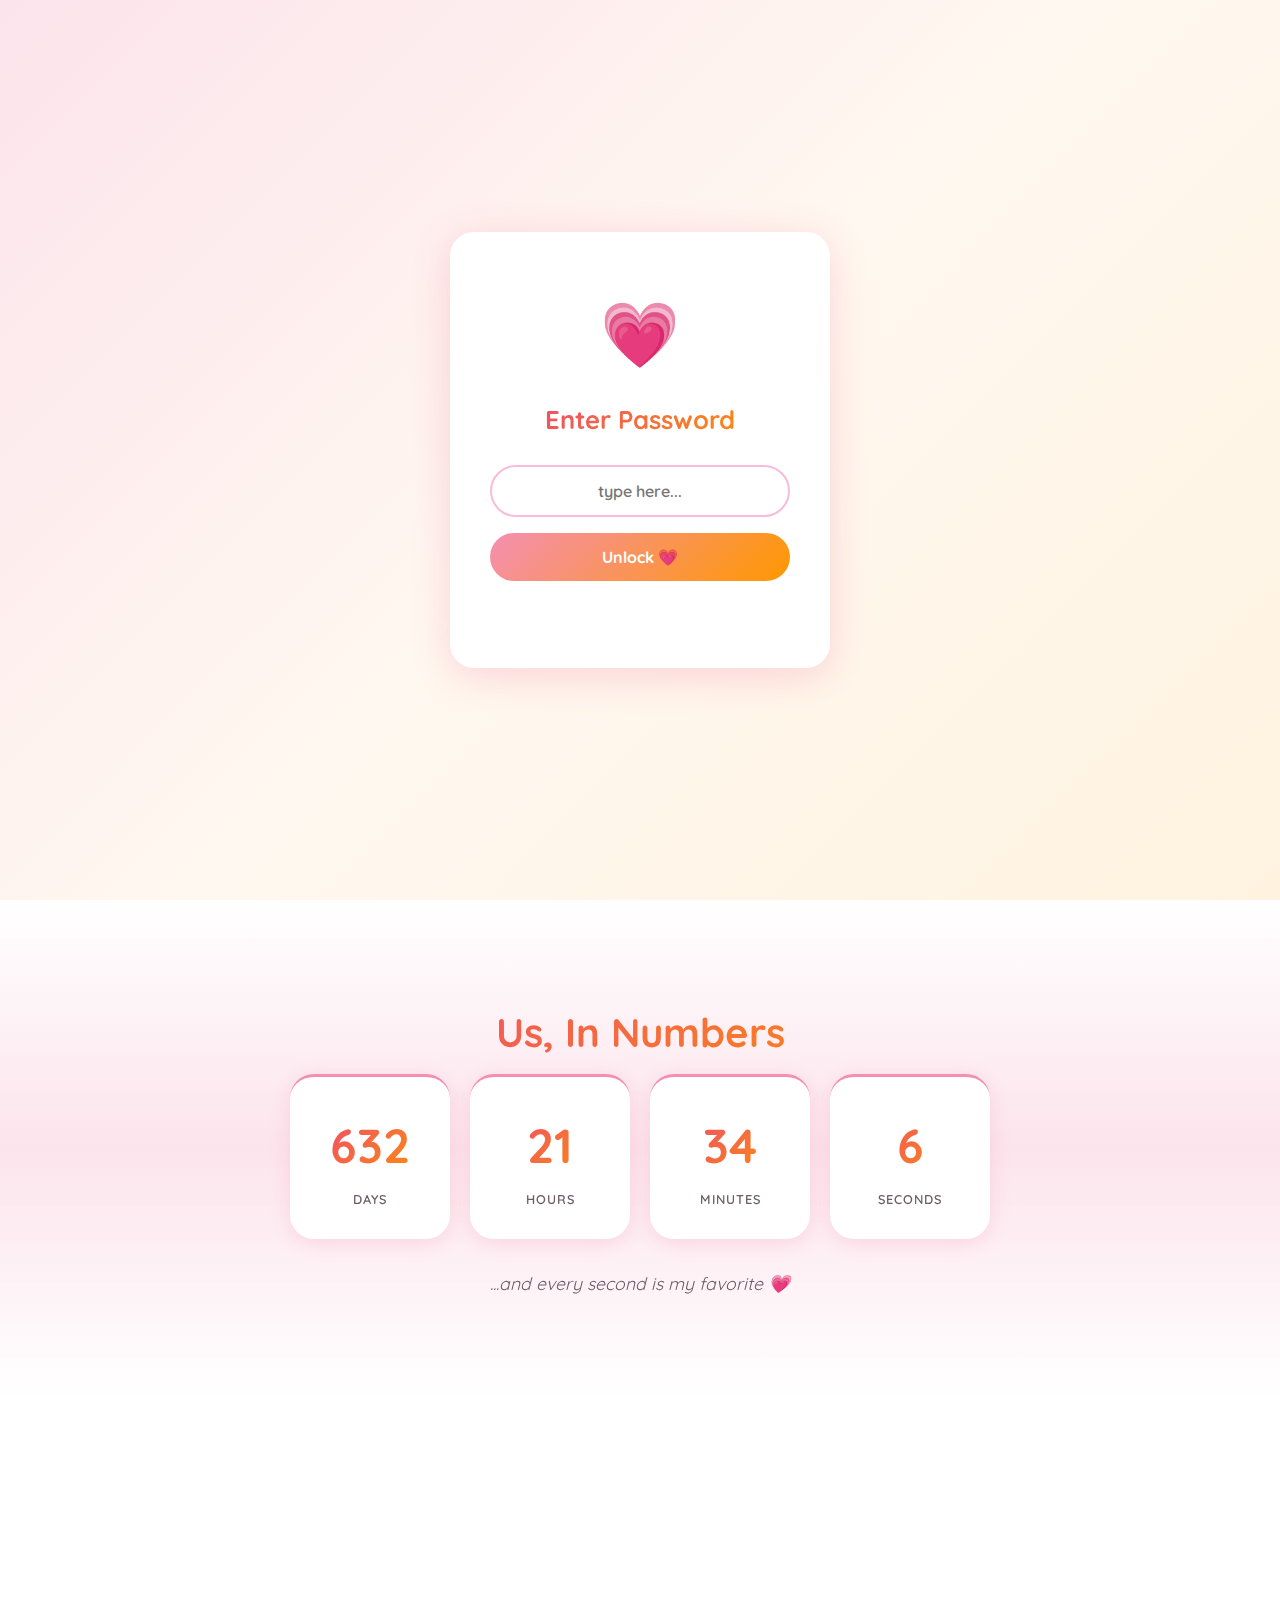
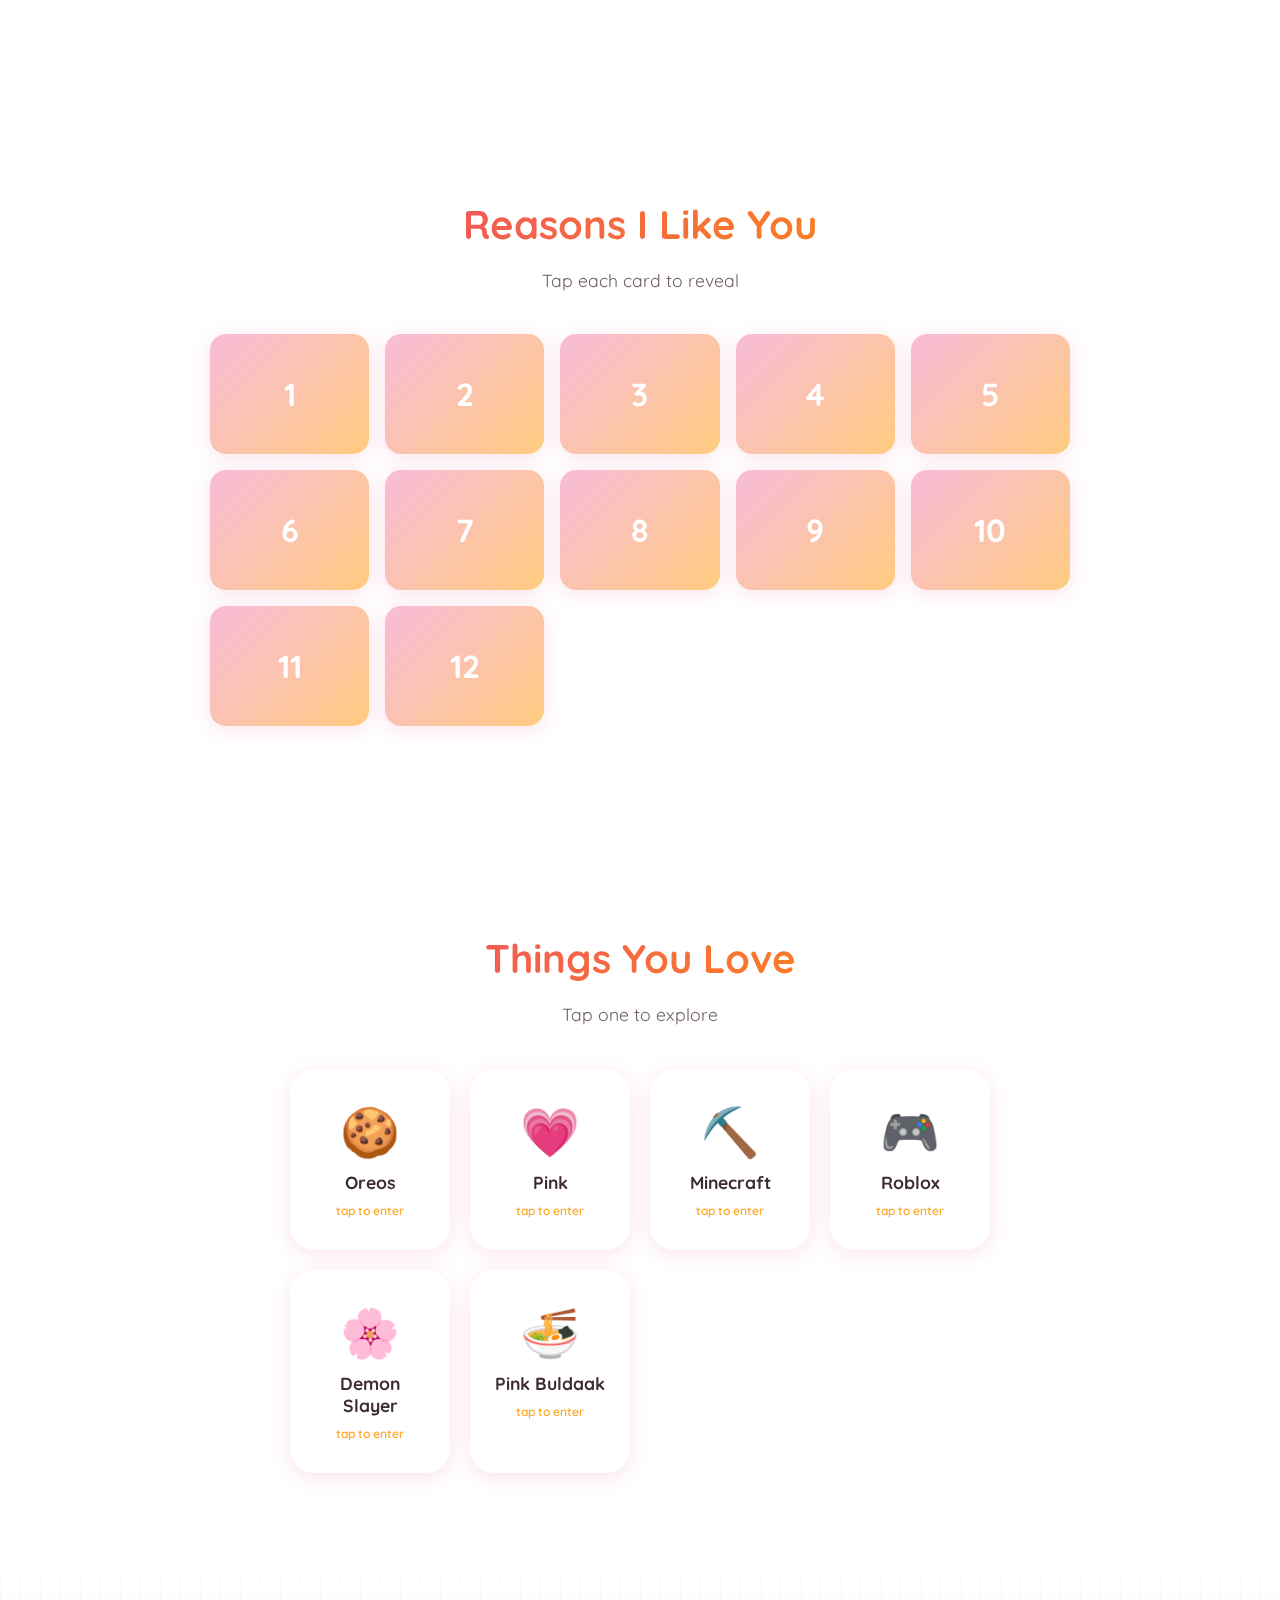
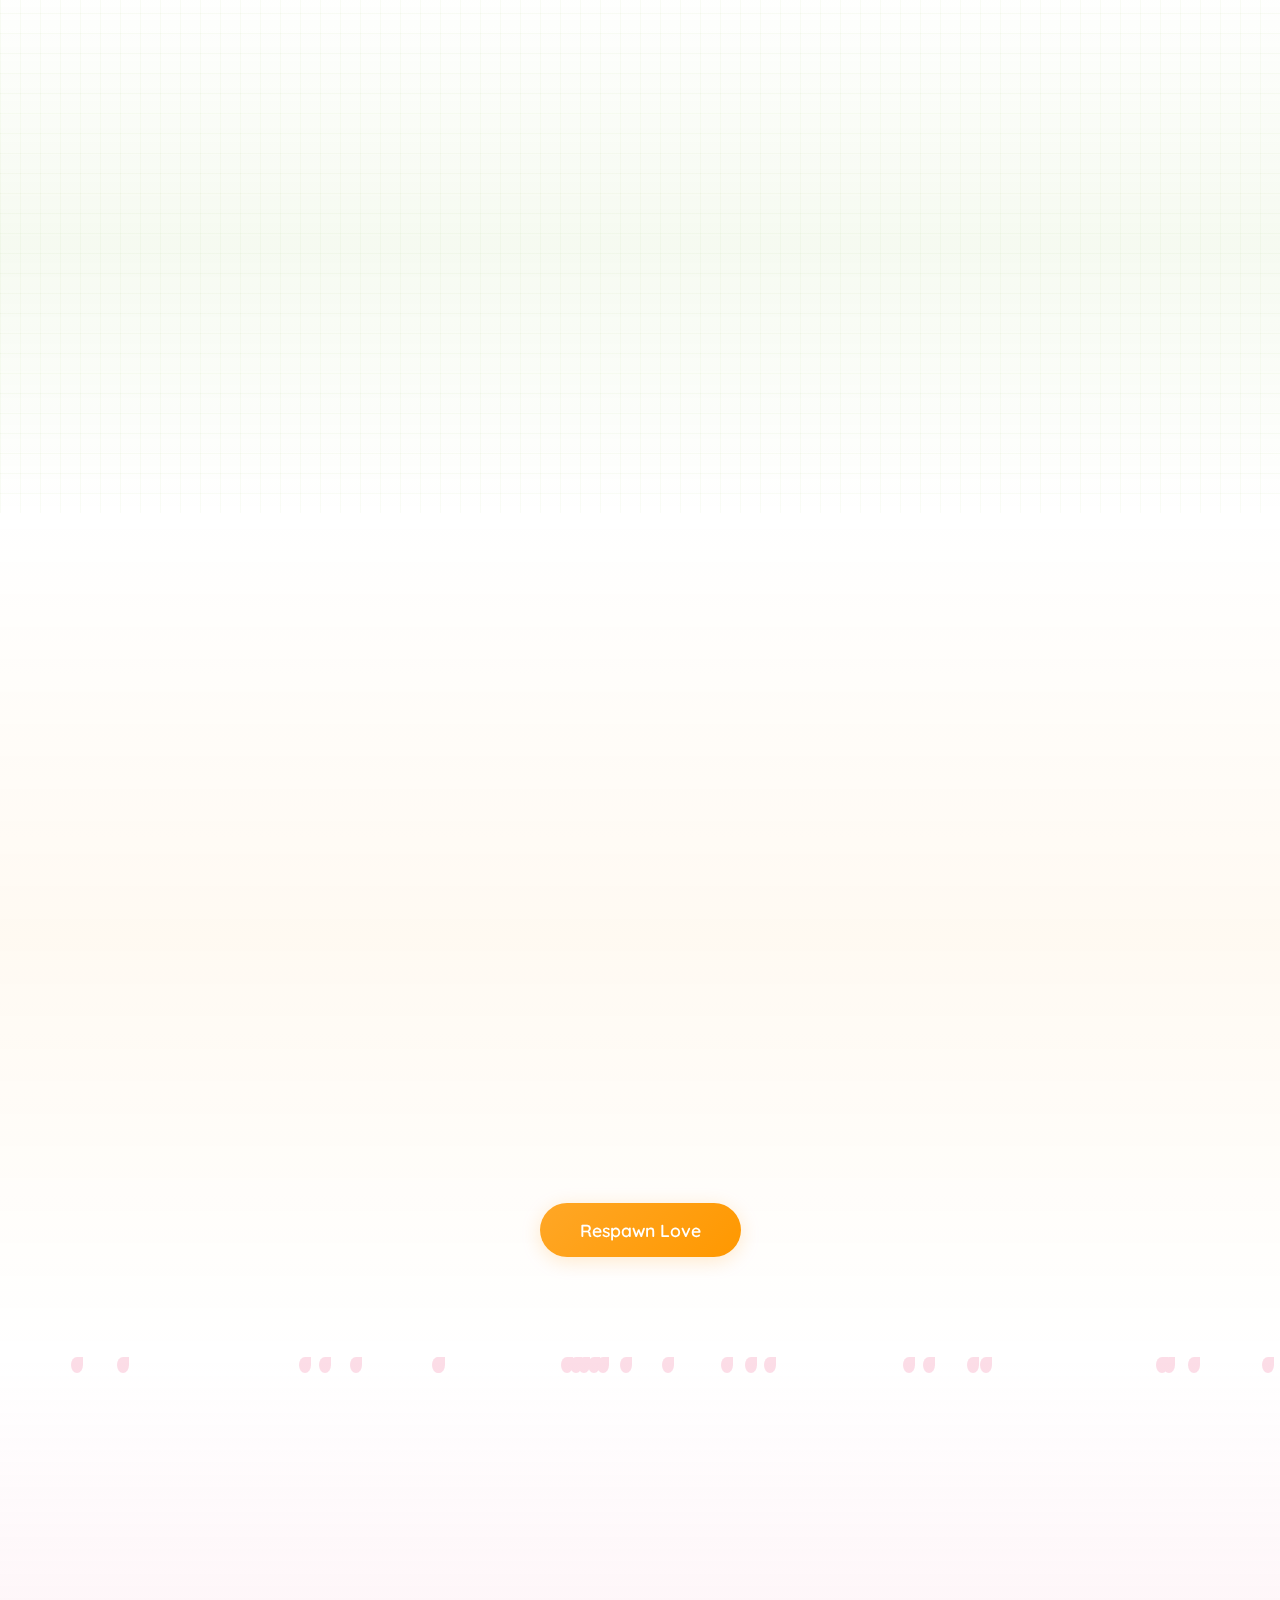
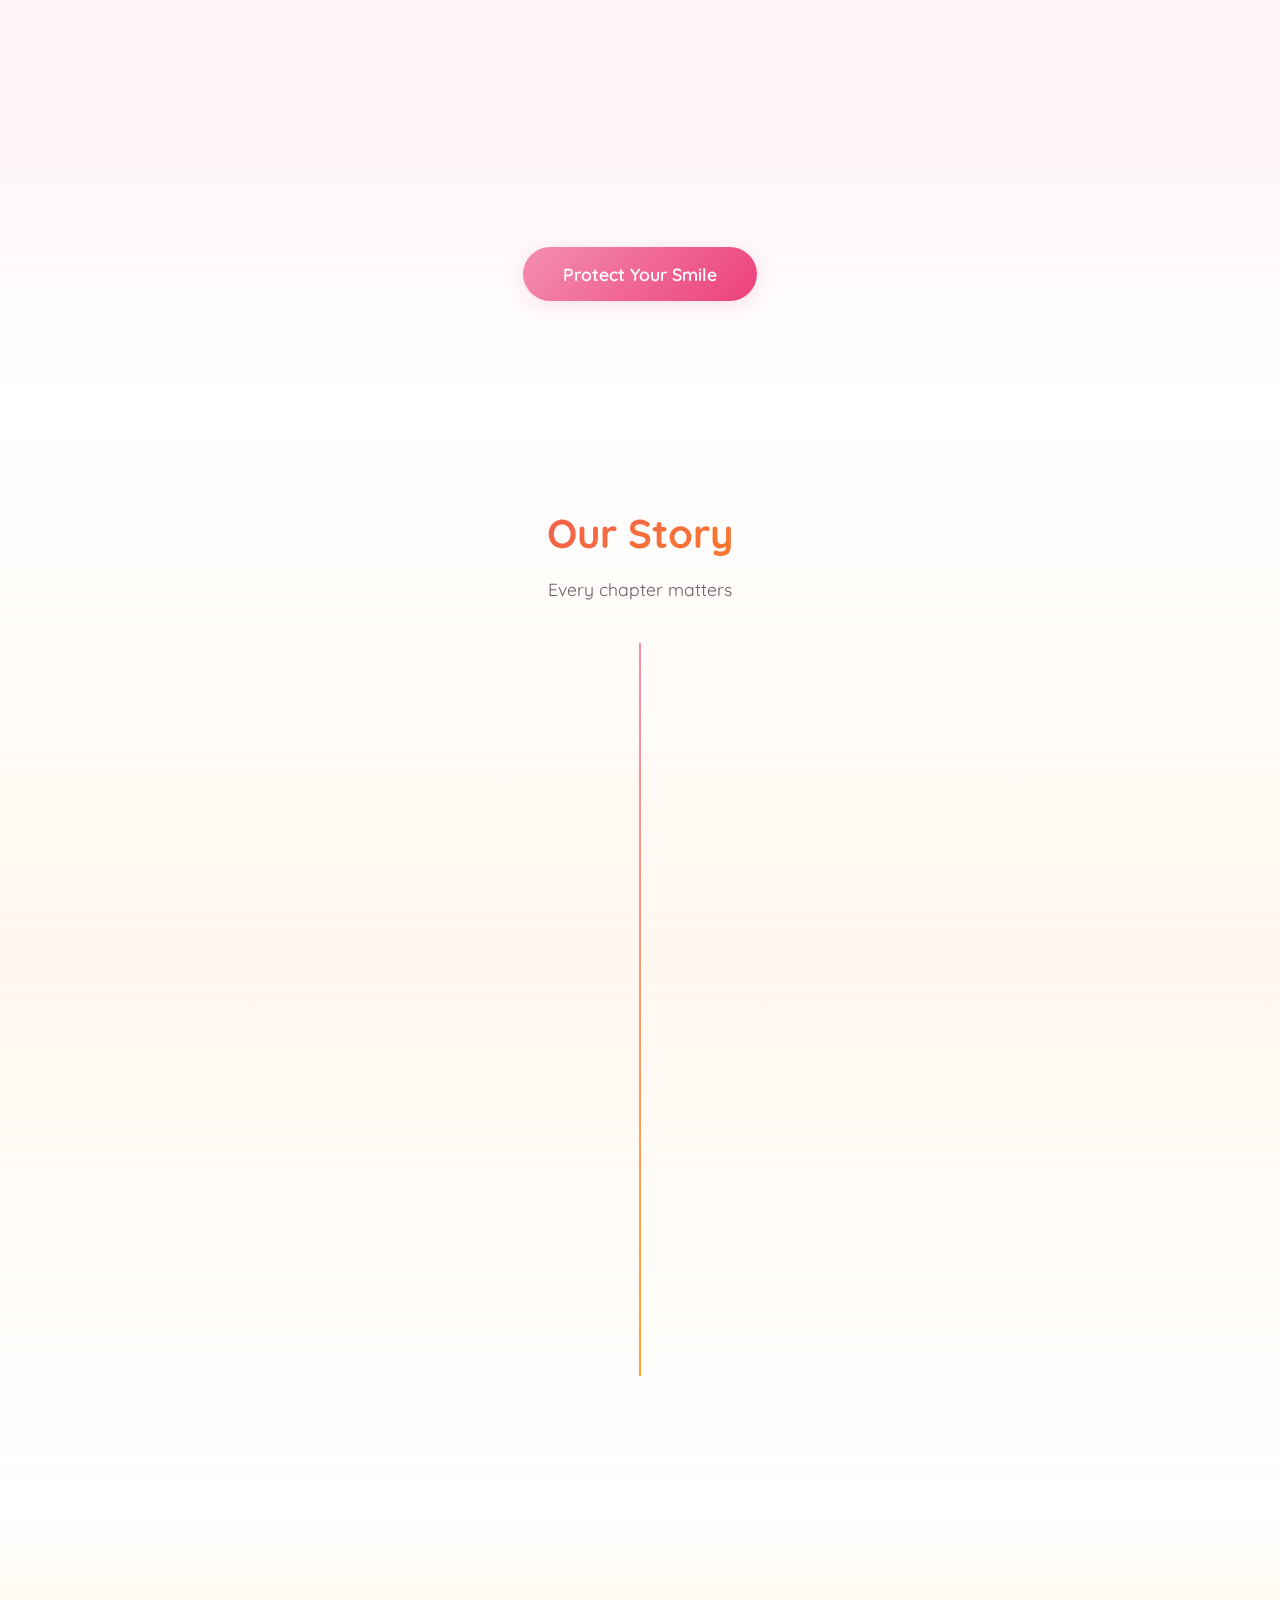
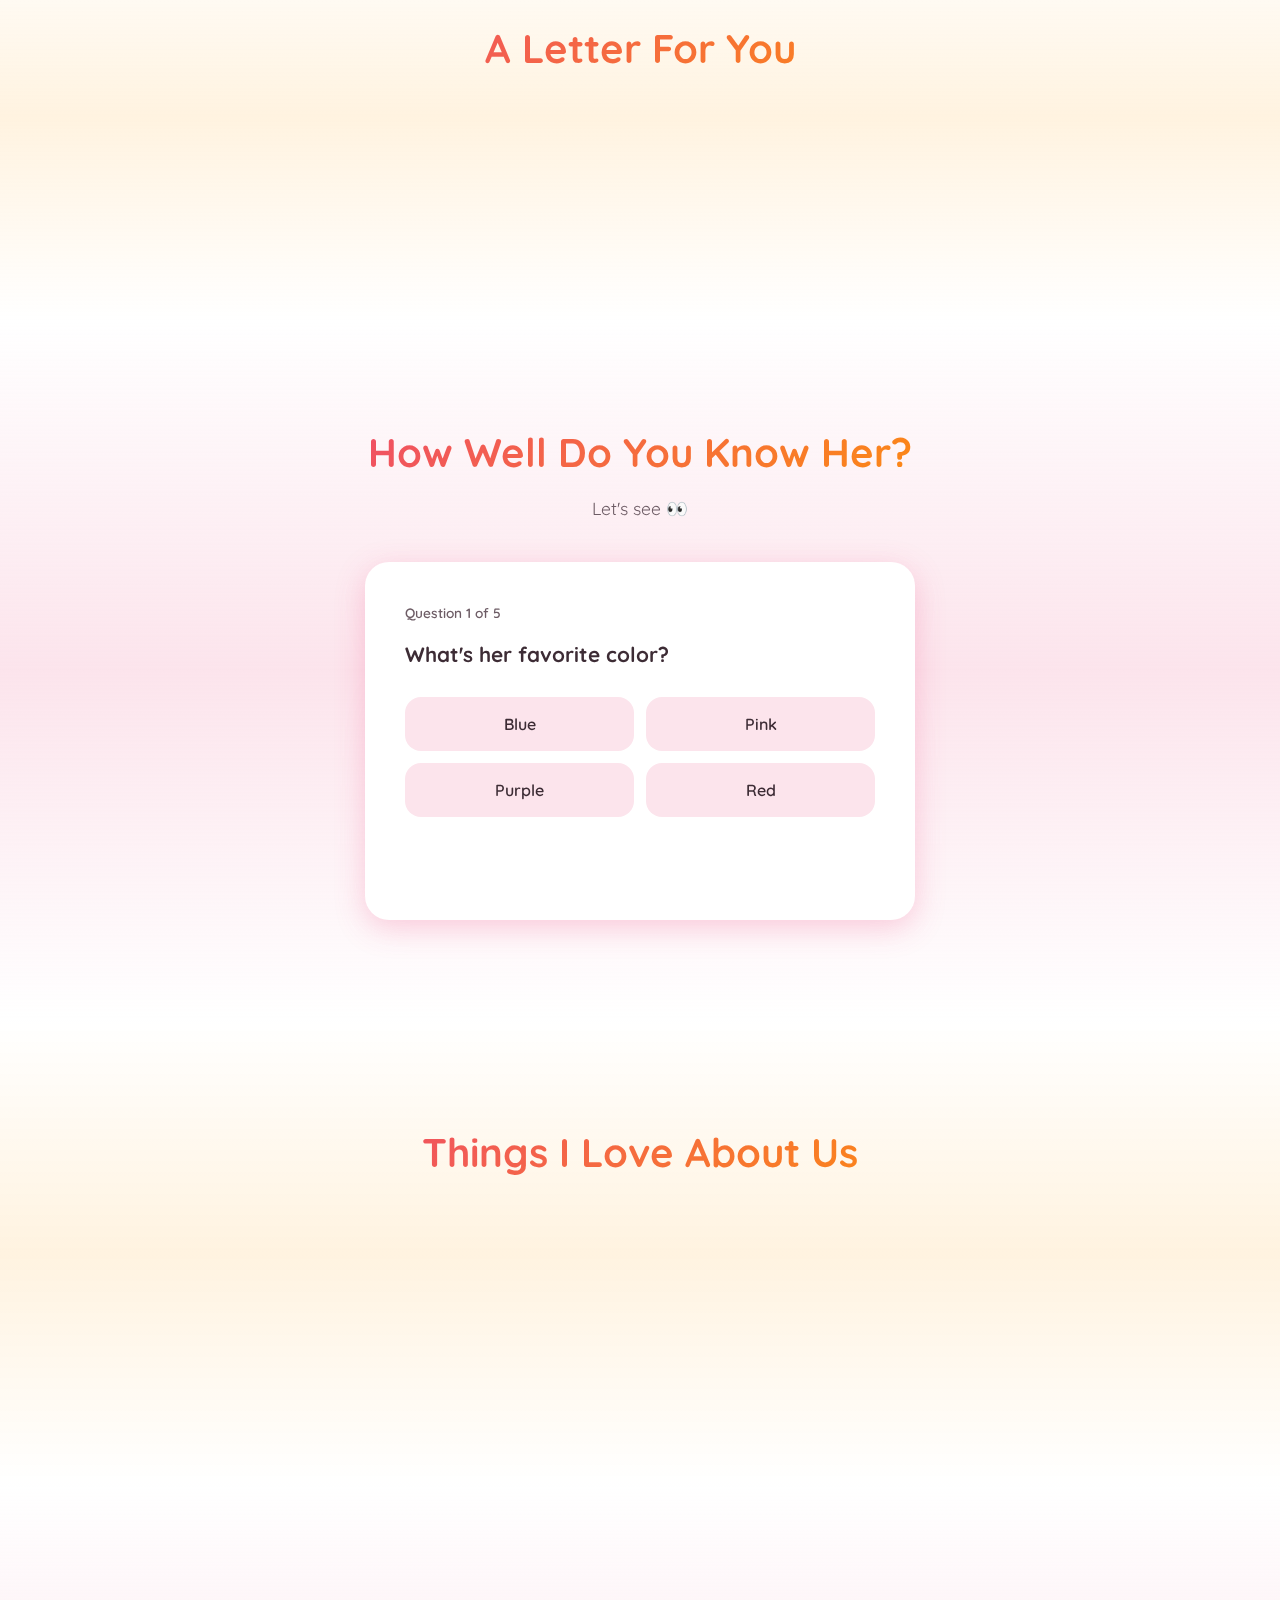
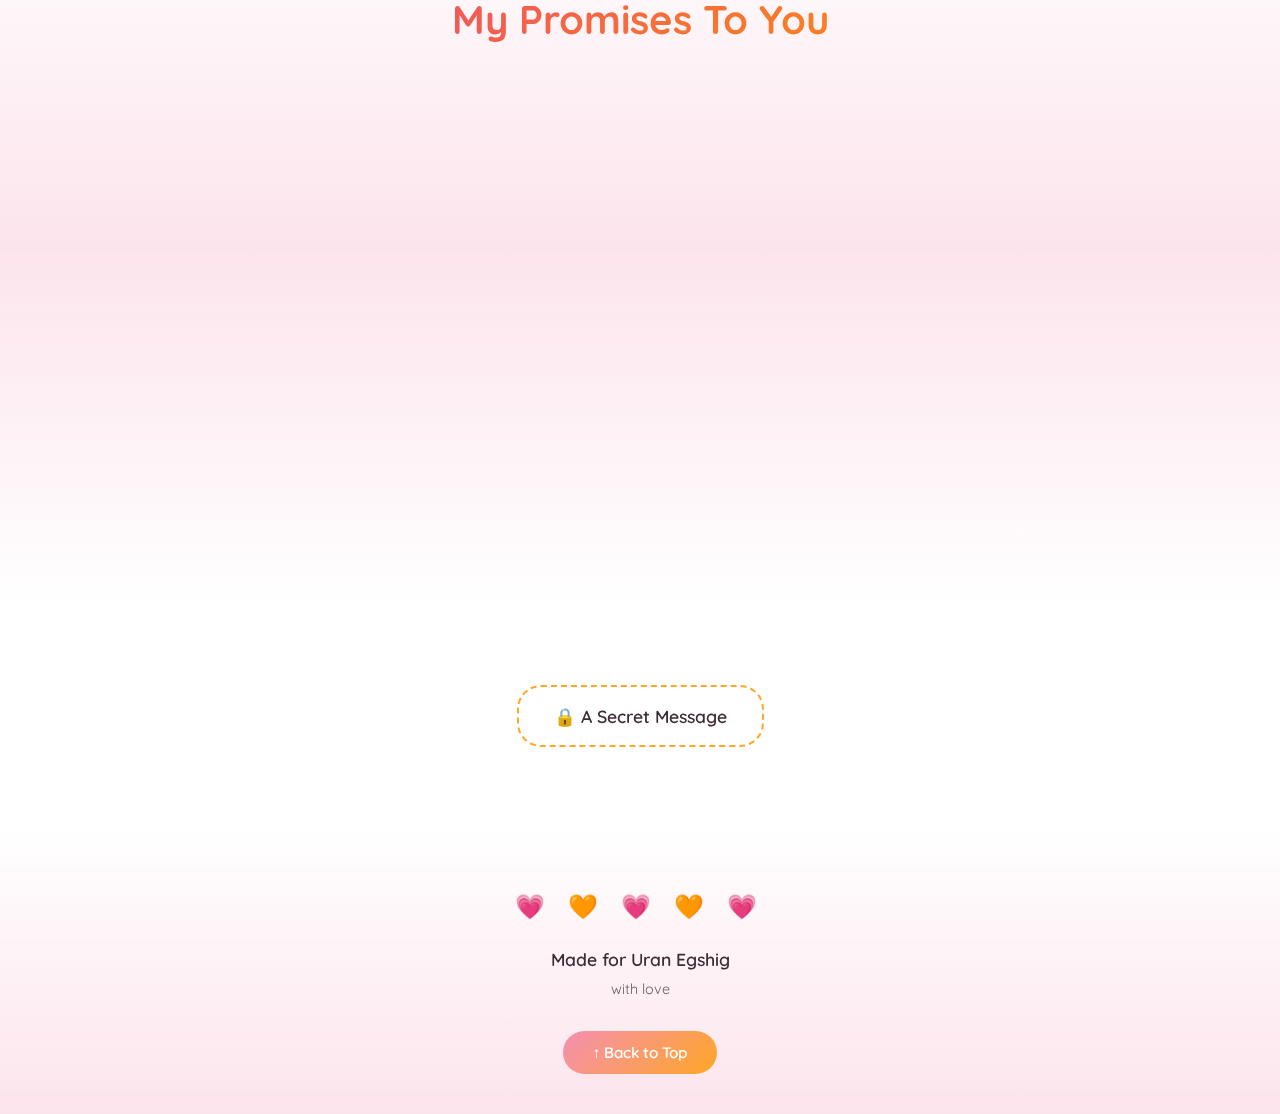
<file: index.html>
<!DOCTYPE html>
<html lang="en">
<head>
    <meta charset="UTF-8">
    <meta name="viewport" content="width=device-width, initial-scale=1.0">
    <title>For Uran Egshig</title>
    <link rel="stylesheet" href="styles.css">
    <link rel="preconnect" href="https://fonts.googleapis.com">
    <link rel="preconnect" href="https://fonts.gstatic.com" crossorigin>
    <link href="https://fonts.googleapis.com/css2?family=Quicksand:wght@400;500;600;700&display=swap" rel="stylesheet">
</head>
<body>

    <!-- Password Lock Screen -->
    <div class="password-overlay" id="passwordOverlay">
        <div class="password-box">
            <div class="password-heart">💗</div>
            <h2 class="password-title">Enter Password</h2>
            <input class="password-input" id="passwordInput" type="password" placeholder="type here..." autocomplete="off">
            <button class="password-btn" id="passwordBtn">Unlock 💗</button>
            <div class="password-error" id="passwordError">Wrong password, try again 🥺</div>
        </div>
    </div>

    <!-- Intro Screen -->
    <div class="intro-screen" id="introScreen">
        <div class="intro-content">
            <div class="intro-hearts">💗</div>
            <h1 class="intro-name">Uran Egshig</h1>
            <p class="intro-sub">something special is loading...</p>
            <div class="intro-loader"><div class="intro-loader-bar"></div></div>
        </div>
    </div>

    <!-- Confetti Canvas -->
    <canvas id="confettiCanvas"></canvas>

    <!-- Music Toggle -->
    <button class="music-btn" id="musicBtn" title="Toggle music">
        <span id="musicIcon">🎵</span>
    </button>
    <!-- Add your song URL to the src below -->
    <audio id="bgMusic" loop>
        <source src="" type="audio/mpeg">
    </audio>

    <!-- Konami Easter Egg -->
    <div class="konami-overlay" id="konamiOverlay">
        <div class="konami-content">
            <div class="konami-emoji">💗</div>
            <h2>You found the secret!</h2>
            <p>You're literally the cheat code to my happiness, Uran Egshig 🥺</p>
            <button class="konami-close" id="konamiClose">Close 💗</button>
        </div>
    </div>

    <div class="floating-bg" id="floatingBg" aria-hidden="true"></div>

    <!-- Hero -->
    <section class="hero" id="hero">
        <div class="hero-content">
            <h1 class="hero-title">Uran Egshig</h1>
            <p class="hero-subtitle" id="heroSubtitle"></p>
            <button class="btn-surprise" id="btnSurprise">
                <span>Open Surprise</span>
                <div class="sparkle-container" id="sparkleContainer"></div>
            </button>
        </div>
        <div class="scroll-hint">
            <span>scroll down</span>
            <div class="scroll-arrow">↓</div>
        </div>
    </section>

    <!-- Counter -->
    <section class="section counter-section" id="counter">
        <div class="container">
            <h2 class="section-title">Us, In Numbers</h2>
            <div class="counter-grid">
                <div class="counter-card">
                    <div class="counter-number" id="counterDays">0</div>
                    <div class="counter-label">Days</div>
                </div>
                <div class="counter-card">
                    <div class="counter-number" id="counterHours">0</div>
                    <div class="counter-label">Hours</div>
                </div>
                <div class="counter-card">
                    <div class="counter-number" id="counterMinutes">0</div>
                    <div class="counter-label">Minutes</div>
                </div>
                <div class="counter-card">
                    <div class="counter-number" id="counterSeconds">0</div>
                    <div class="counter-label">Seconds</div>
                </div>
            </div>
            <p class="counter-caption">...and every second is my favorite 💗</p>
        </div>
    </section>

    <!-- Surprise -->
    <section class="section surprise-section" id="surprise">
        <div class="container">
            <div class="surprise-card" id="surpriseCard">
                <p class="surprise-text">Every moment with you feels like a dream I never want to wake up from. 💗</p>
            </div>
        </div>
    </section>

    <!-- Reasons I Like You -->
    <section class="section reasons-section" id="reasons">
        <div class="container">
            <h2 class="section-title">Reasons I Like You</h2>
            <p class="section-subtitle">Tap each card to reveal</p>
            <div class="reasons-grid" id="reasonsGrid"></div>
        </div>
    </section>

    <!-- Things You Love -->
    <section class="section favorites-section" id="favorites">
        <div class="container">
            <h2 class="section-title">Things You Love</h2>
            <p class="section-subtitle">Tap one to explore</p>
            <div class="favorites-grid">
                <button class="fav-card" data-fav="oreos">
                    <div class="fav-icon">🍪</div>
                    <div class="fav-name">Oreos</div>
                    <div class="fav-hint">tap to enter</div>
                </button>
                <button class="fav-card" data-fav="pink">
                    <div class="fav-icon">💗</div>
                    <div class="fav-name">Pink</div>
                    <div class="fav-hint">tap to enter</div>
                </button>
                <button class="fav-card" data-fav="minecraft">
                    <div class="fav-icon">⛏️</div>
                    <div class="fav-name">Minecraft</div>
                    <div class="fav-hint">tap to enter</div>
                </button>
                <button class="fav-card" data-fav="roblox">
                    <div class="fav-icon">🎮</div>
                    <div class="fav-name">Roblox</div>
                    <div class="fav-hint">tap to enter</div>
                </button>
                <button class="fav-card" data-fav="demonslayer">
                    <div class="fav-icon">🌸</div>
                    <div class="fav-name">Demon Slayer</div>
                    <div class="fav-hint">tap to enter</div>
                </button>
                <button class="fav-card" data-fav="pinkbuldaak">
                    <div class="fav-icon">🍜</div>
                    <div class="fav-name">Pink Buldaak</div>
                    <div class="fav-hint">tap to enter</div>
                </button>
            </div>
        </div>
    </section>

    <!-- Favorite Detail Overlay -->
    <div class="fav-overlay" id="favOverlay">
        <div class="fav-detail" id="favDetail">
            <button class="fav-close" id="favClose">✕</button>
            <div class="fav-detail-bg" id="favDetailBg"></div>
            <div class="fav-detail-content">
                <div class="fav-detail-icon" id="favDetailIcon"></div>
                <h3 class="fav-detail-title" id="favDetailTitle"></h3>
                <p class="fav-detail-text" id="favDetailText"></p>
                <div class="fav-detail-extra" id="favDetailExtra"></div>
            </div>
        </div>
    </div>

    <!-- Minecraft Section -->
    <section class="section minecraft-section" id="minecraft">
        <div class="pixel-bg"></div>
        <div class="container">
            <div class="quote-card mc-quote">
                <div class="quote-icon">⛏️</div>
                <p class="quote-text">"If I built a world, it would always be peaceful — and you'd be there."</p>
                <div class="quote-tag">Minecraft</div>
            </div>
        </div>
    </section>

    <!-- Roblox Section -->
    <section class="section roblox-section" id="roblox">
        <div class="container">
            <div class="quote-card roblox-quote">
                <div class="quote-icon">🎮</div>
                <p class="quote-text">"Even with infinite respawns, I'd still choose you every time."</p>
                <div class="quote-tag">Roblox</div>
            </div>
            <div class="respawn-area" id="respawnArea"></div>
            <button class="btn-respawn" id="btnRespawn">Respawn Love</button>
        </div>
    </section>

    <!-- Demon Slayer Section -->
    <section class="section ds-section" id="demonslayer">
        <div class="ds-blossoms" id="dsBlossoms"></div>
        <div class="ds-glow" id="dsGlow"></div>
        <div class="container">
            <div class="quote-card ds-quote">
                <div class="quote-icon">🌸</div>
                <p class="quote-text">"Strength isn't always fighting. Sometimes it's caring."</p>
                <div class="quote-tag">Demon Slayer</div>
            </div>
            <button class="btn-protect" id="btnProtect">Protect Your Smile</button>
        </div>
    </section>

    <!-- Timeline -->
    <section class="section timeline-section" id="timeline">
        <div class="container">
            <h2 class="section-title">Our Story</h2>
            <p class="section-subtitle">Every chapter matters</p>
            <div class="timeline">
                <div class="timeline-item">
                    <div class="timeline-dot">💗</div>
                    <div class="timeline-card">
                        <div class="timeline-date">The Beginning</div>
                        <div class="timeline-text">The day I first talked to you 🥺</div>
                    </div>
                </div>
                <div class="timeline-item">
                    <div class="timeline-dot">😊</div>
                    <div class="timeline-card">
                        <div class="timeline-date">First Smile</div>
                        <div class="timeline-text">You made me smile for the first time like that</div>
                    </div>
                </div>
                <div class="timeline-item">
                    <div class="timeline-dot">🌙</div>
                    <div class="timeline-card">
                        <div class="timeline-date">Late Nights</div>
                        <div class="timeline-text">Our first late night conversation that lasted forever</div>
                    </div>
                </div>
                <div class="timeline-item">
                    <div class="timeline-dot">💑</div>
                    <div class="timeline-card">
                        <div class="timeline-date">Us</div>
                        <div class="timeline-text">The day you became mine 💗</div>
                    </div>
                </div>
                <div class="timeline-item">
                    <div class="timeline-dot">⭐</div>
                    <div class="timeline-card">
                        <div class="timeline-date">Right Now</div>
                        <div class="timeline-text">Still falling for you every single day</div>
                    </div>
                </div>
            </div>
        </div>
    </section>

    <!-- Love Letter -->
    <section class="section letter-section" id="letter">
        <div class="container">
            <h2 class="section-title">A Letter For You</h2>
            <div class="letter-card" id="letterCard">
                <div class="letter-text" id="letterText"></div>
                <span class="letter-cursor" id="letterCursor">|</span>
            </div>
        </div>
    </section>

    <!-- Quiz -->
    <section class="section quiz-section" id="quiz">
        <div class="container">
            <h2 class="section-title">How Well Do You Know Her?</h2>
            <p class="section-subtitle">Let's see 👀</p>
            <div class="quiz-card" id="quizCard">
                <div class="quiz-progress" id="quizProgress"></div>
                <div class="quiz-question" id="quizQuestion"></div>
                <div class="quiz-options" id="quizOptions"></div>
                <div class="quiz-feedback" id="quizFeedback"></div>
                <button class="quiz-next" id="quizNext" style="display:none">Next →</button>
            </div>
            <div class="quiz-result" id="quizResult" style="display:none">
                <div class="quiz-result-icon">🏆</div>
                <div class="quiz-result-text" id="quizResultText"></div>
                <button class="quiz-restart" id="quizRestart">Play Again</button>
            </div>
        </div>
    </section>

    <!-- Our Moments -->
    <section class="section moments-section" id="moments">
        <div class="container">
            <h2 class="section-title">Things I Love About Us</h2>
            <div class="moments-grid">
                <div class="moment-card">
                    <div class="moment-icon">💬</div>
                    <p>Our late night conversations</p>
                </div>
                <div class="moment-card">
                    <div class="moment-icon">😂</div>
                    <p>When we laugh at the same thing</p>
                </div>
                <div class="moment-card">
                    <div class="moment-icon">🌙</div>
                    <p>Saying goodnight</p>
                </div>
                <div class="moment-card">
                    <div class="moment-icon">☀️</div>
                    <p>Your good morning texts</p>
                </div>
            </div>
        </div>
    </section>

    <!-- Promise Section -->
    <section class="section promise-section" id="promise">
        <div class="container">
            <h2 class="section-title">My Promises To You</h2>
            <div class="promises-list">
                <div class="promise-item">
                    <div class="promise-check">✓</div>
                    <p>I'll always make you smile</p>
                </div>
                <div class="promise-item">
                    <div class="promise-check">✓</div>
                    <p>I'll listen when you need me</p>
                </div>
                <div class="promise-item">
                    <div class="promise-check">✓</div>
                    <p>I'll be your biggest supporter</p>
                </div>
                <div class="promise-item">
                    <div class="promise-check">✓</div>
                    <p>I'll share my Oreos with you</p>
                </div>
                <div class="promise-item">
                    <div class="promise-check">✓</div>
                    <p>I'll protect your heart</p>
                </div>
            </div>
        </div>
    </section>

    <!-- Secret Message -->
    <section class="section secret-section" id="secret">
        <div class="container">
            <div class="secret-box">
                <button class="secret-btn" id="secretBtn">
                    <span>🔒 A Secret Message</span>
                </button>
                <div class="secret-reveal" id="secretReveal">
                    <p>Uran Egshig, you're my favorite place to be. 💗</p>
                </div>
            </div>
        </div>
    </section>

    <!-- Footer -->
    <footer class="footer">
        <div class="footer-hearts">💗 🧡 💗 🧡 💗</div>
        <p>Made for Uran Egshig</p>
        <p class="footer-small">with love</p>
        <button class="btn-top" id="btnTop">↑ Back to Top</button>
    </footer>

    <script src="script.js" defer></script>
</body>
</html>
</file>
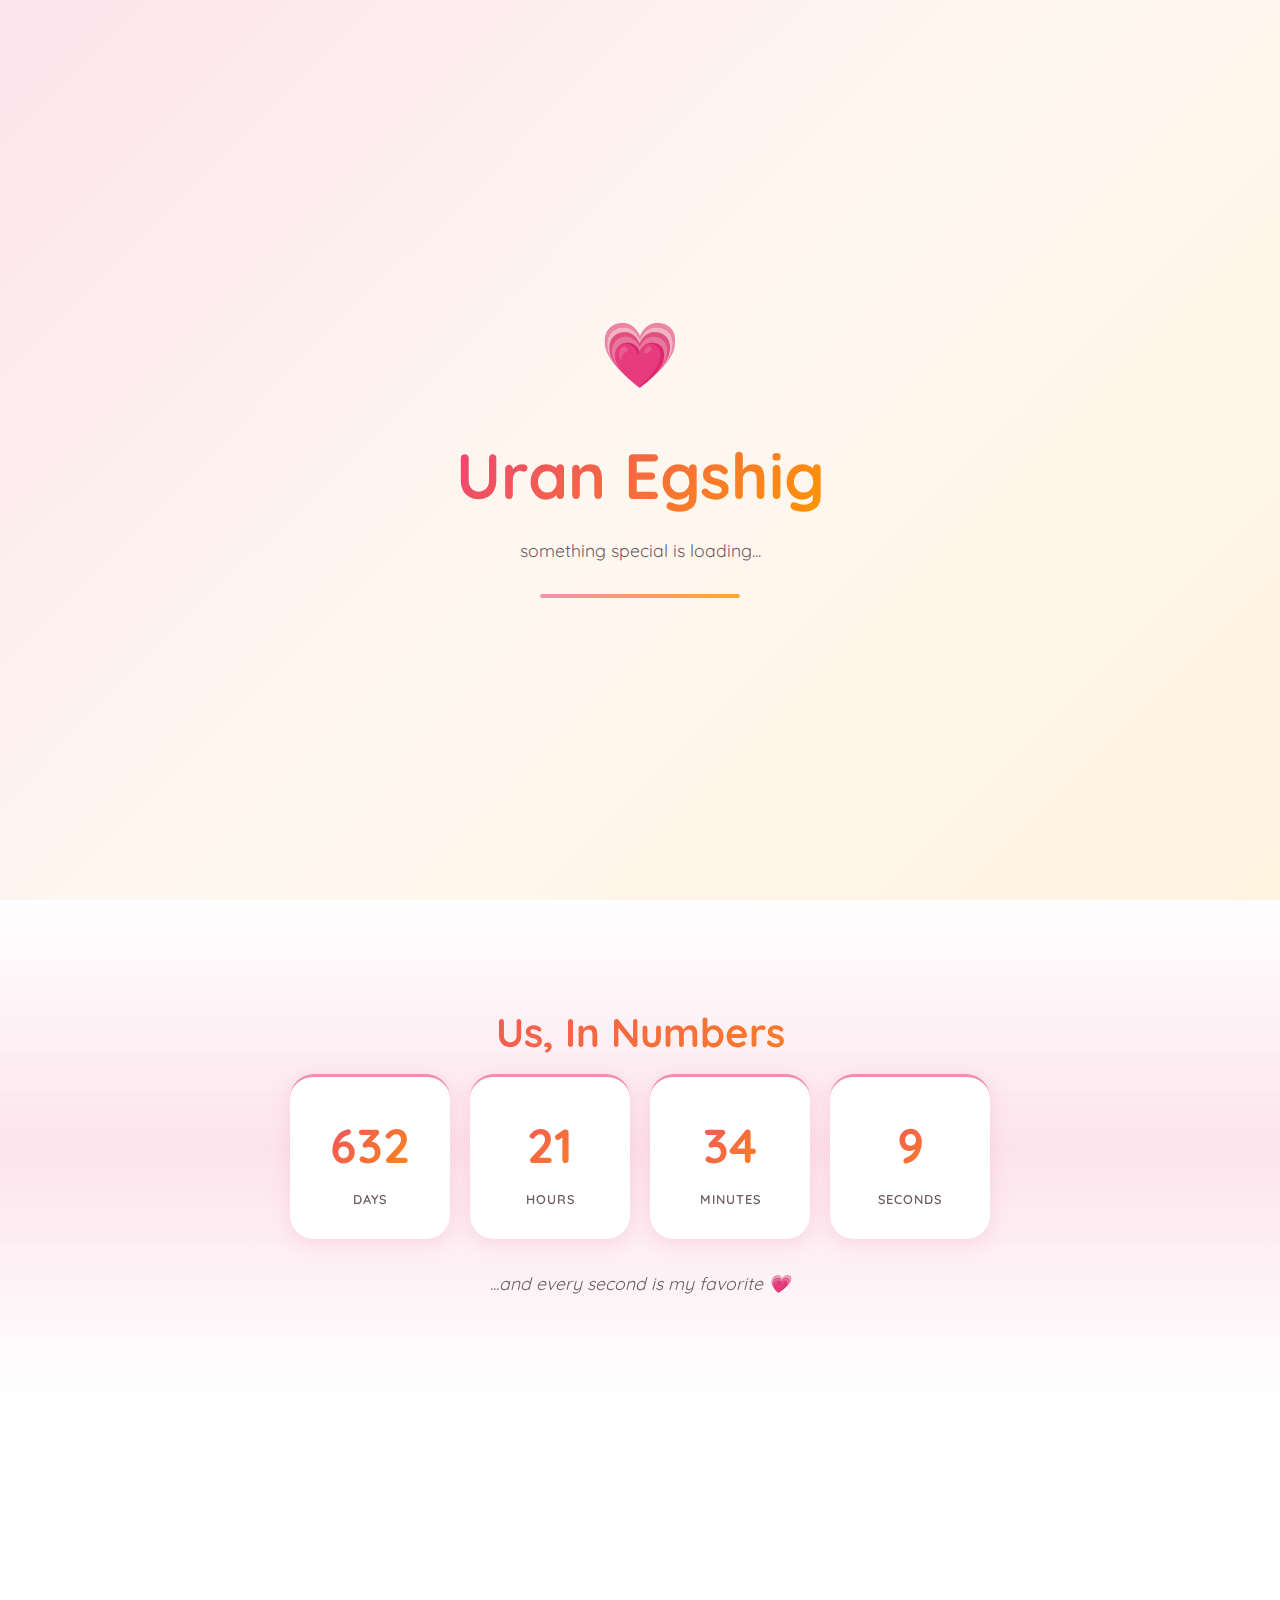
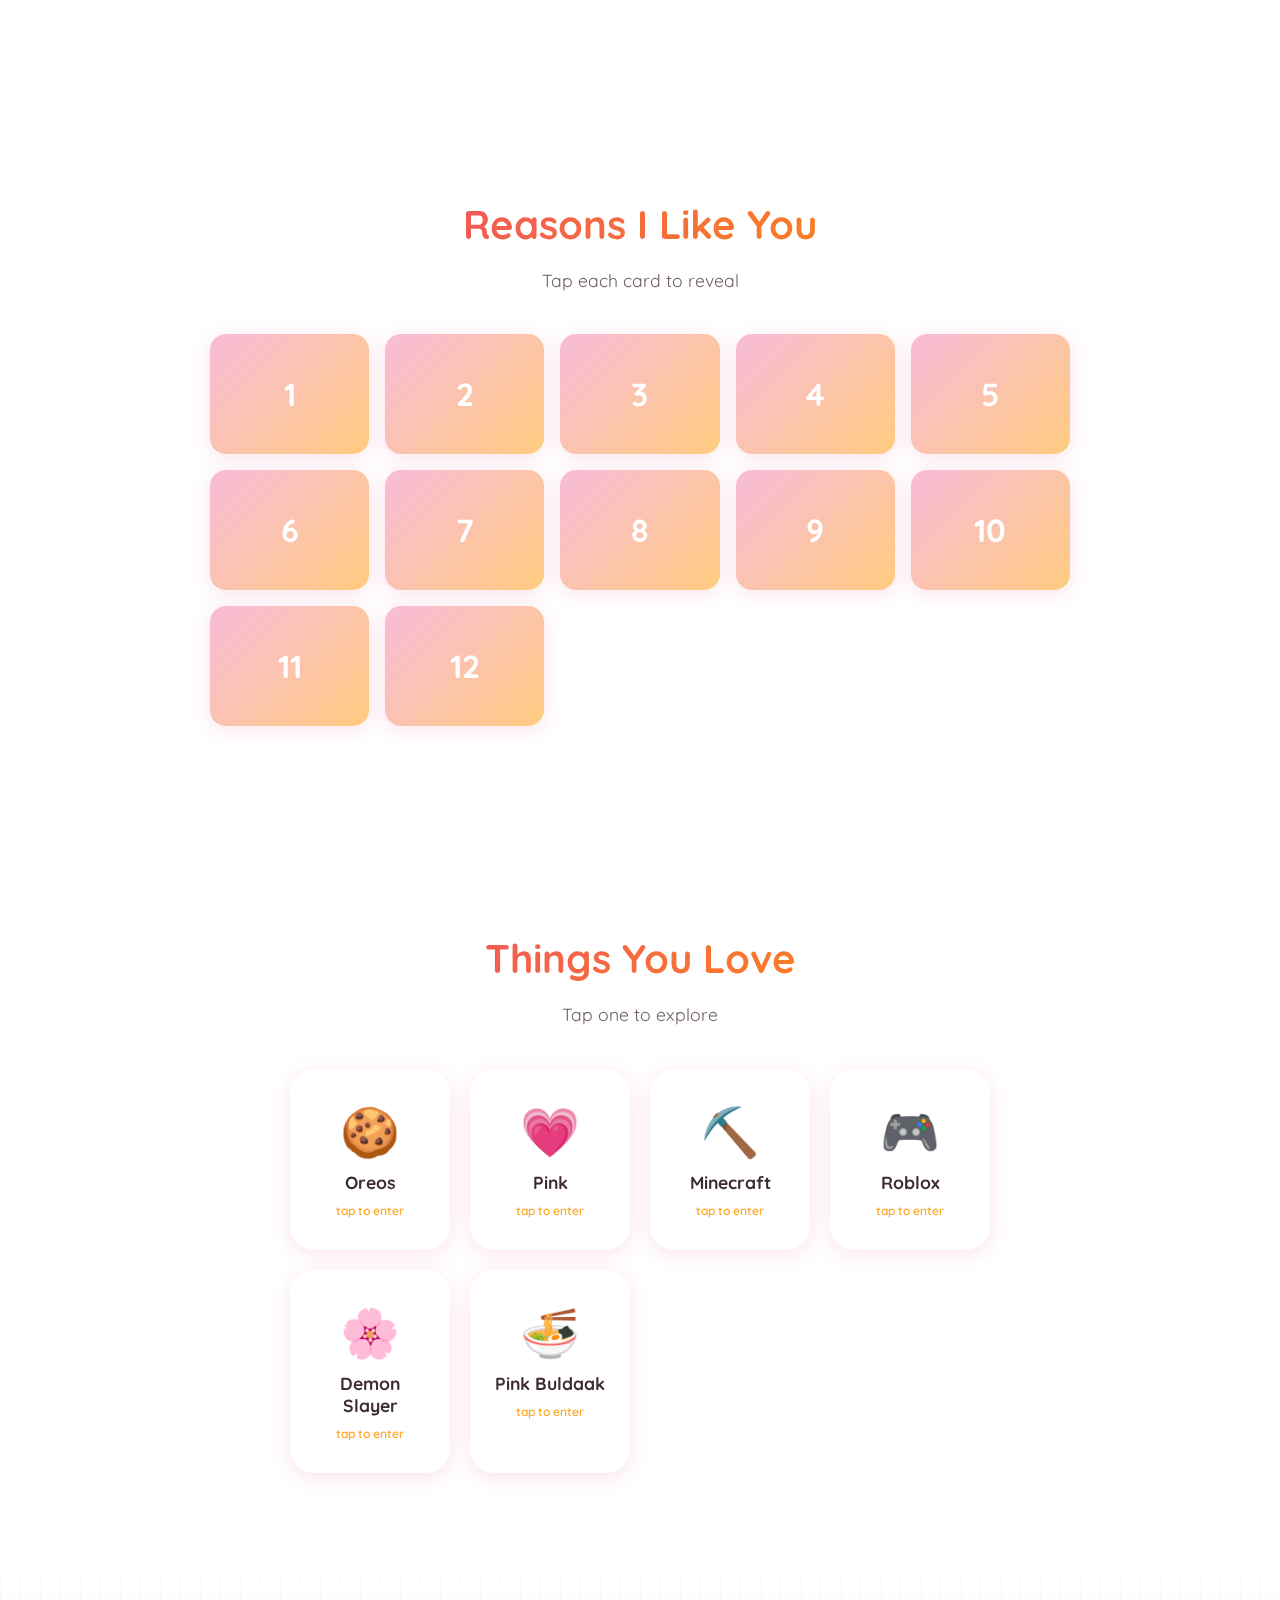
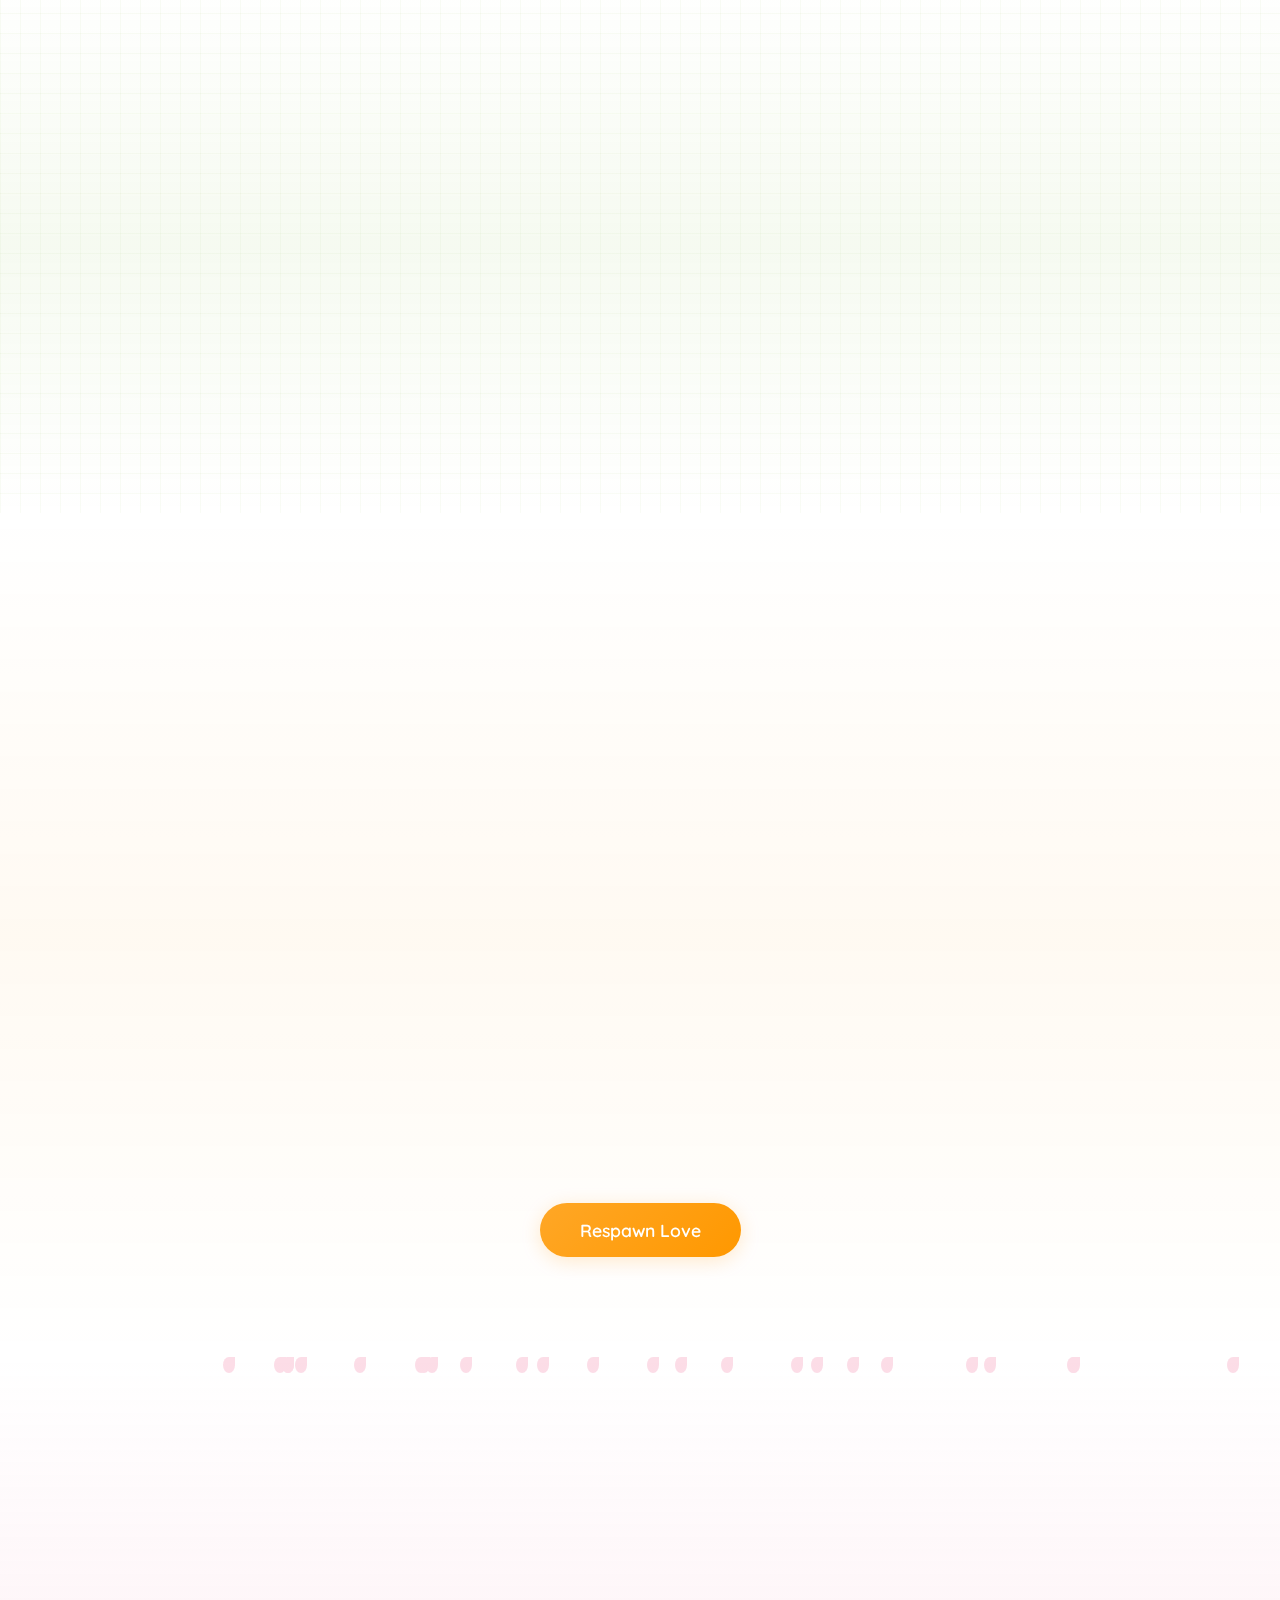
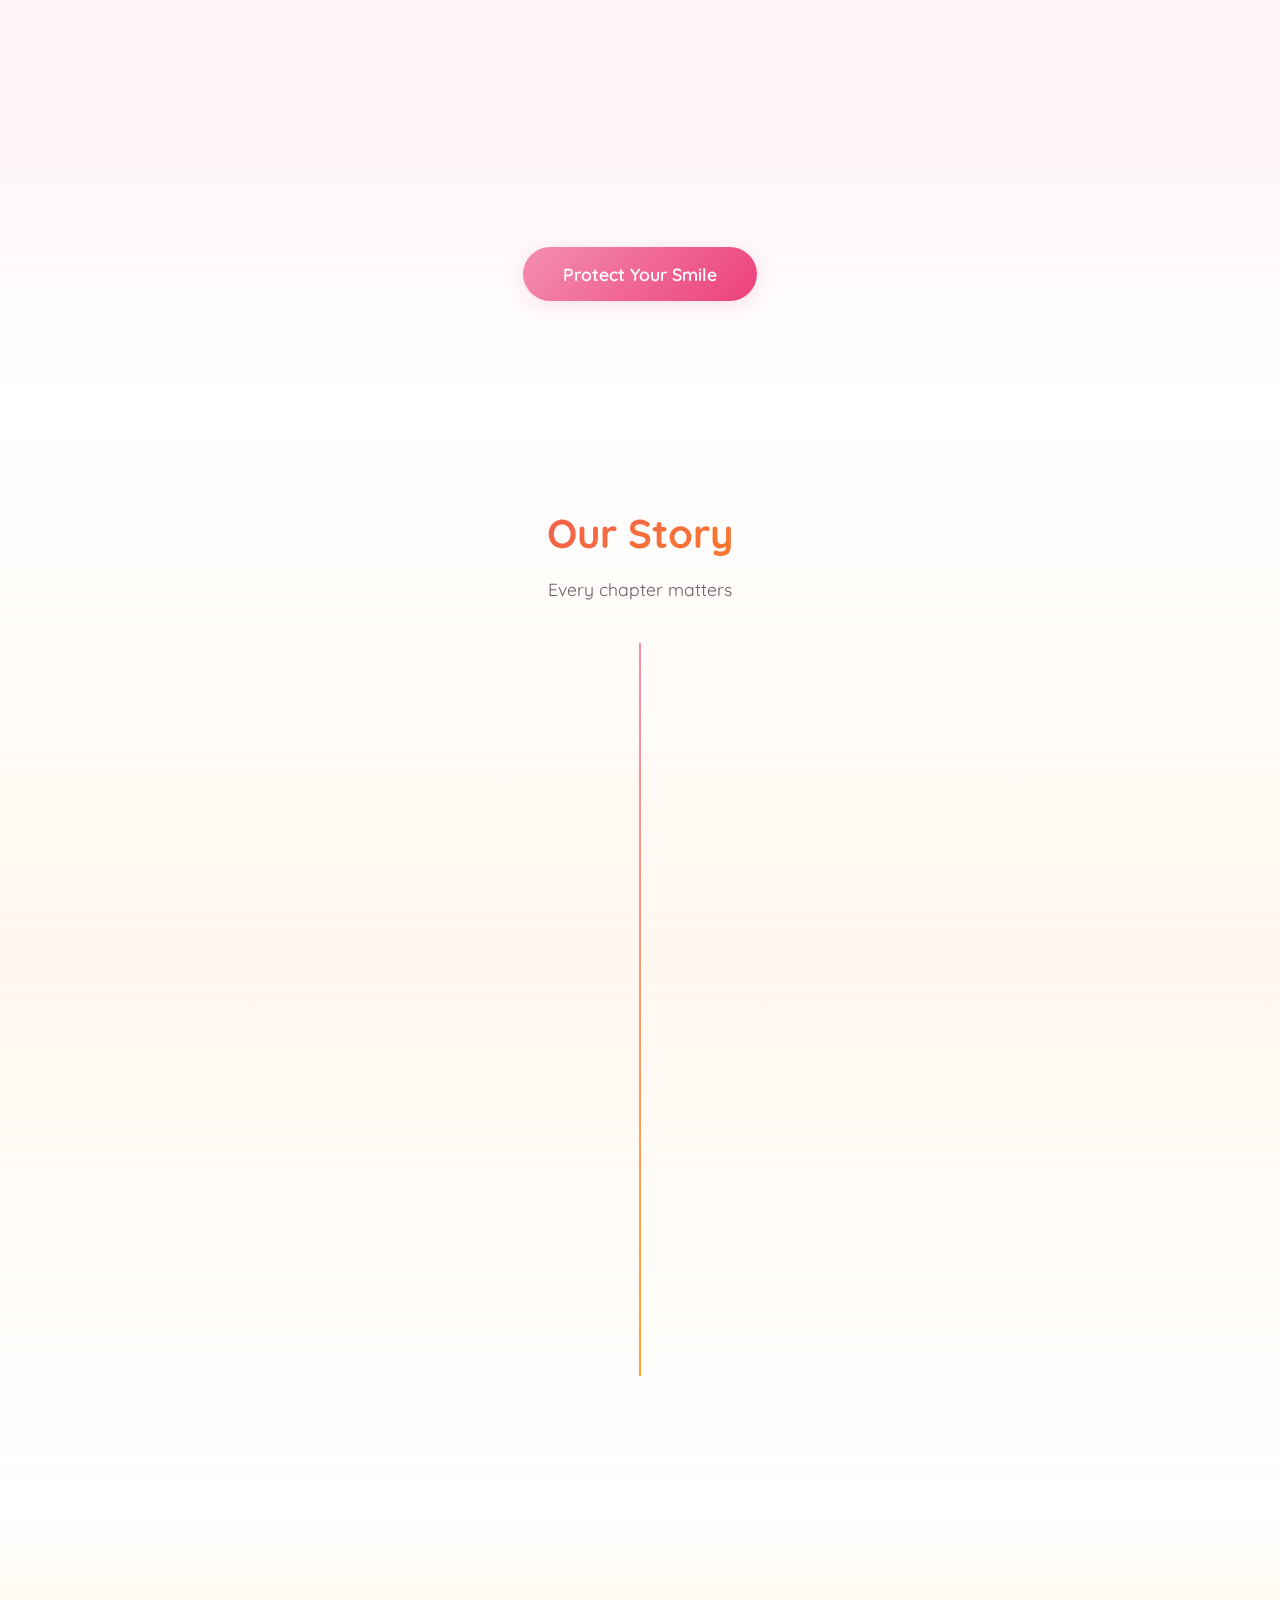
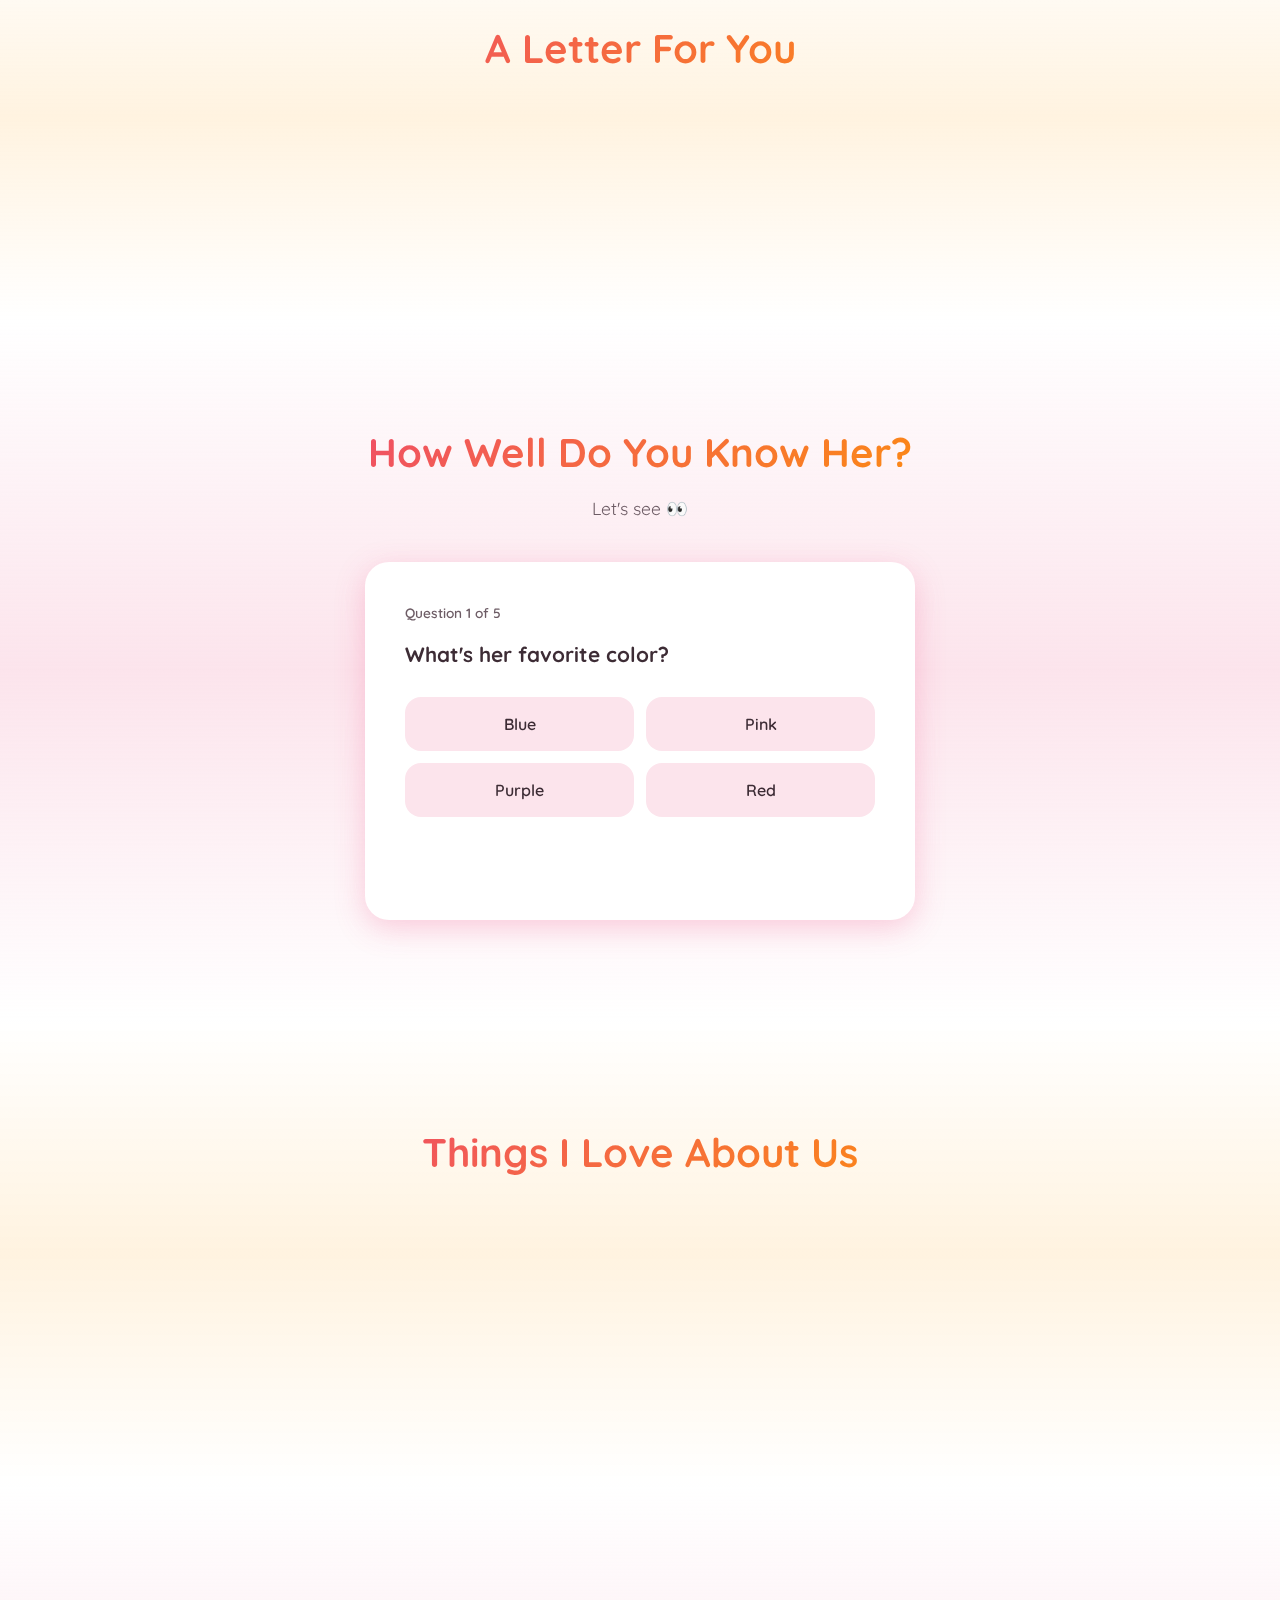
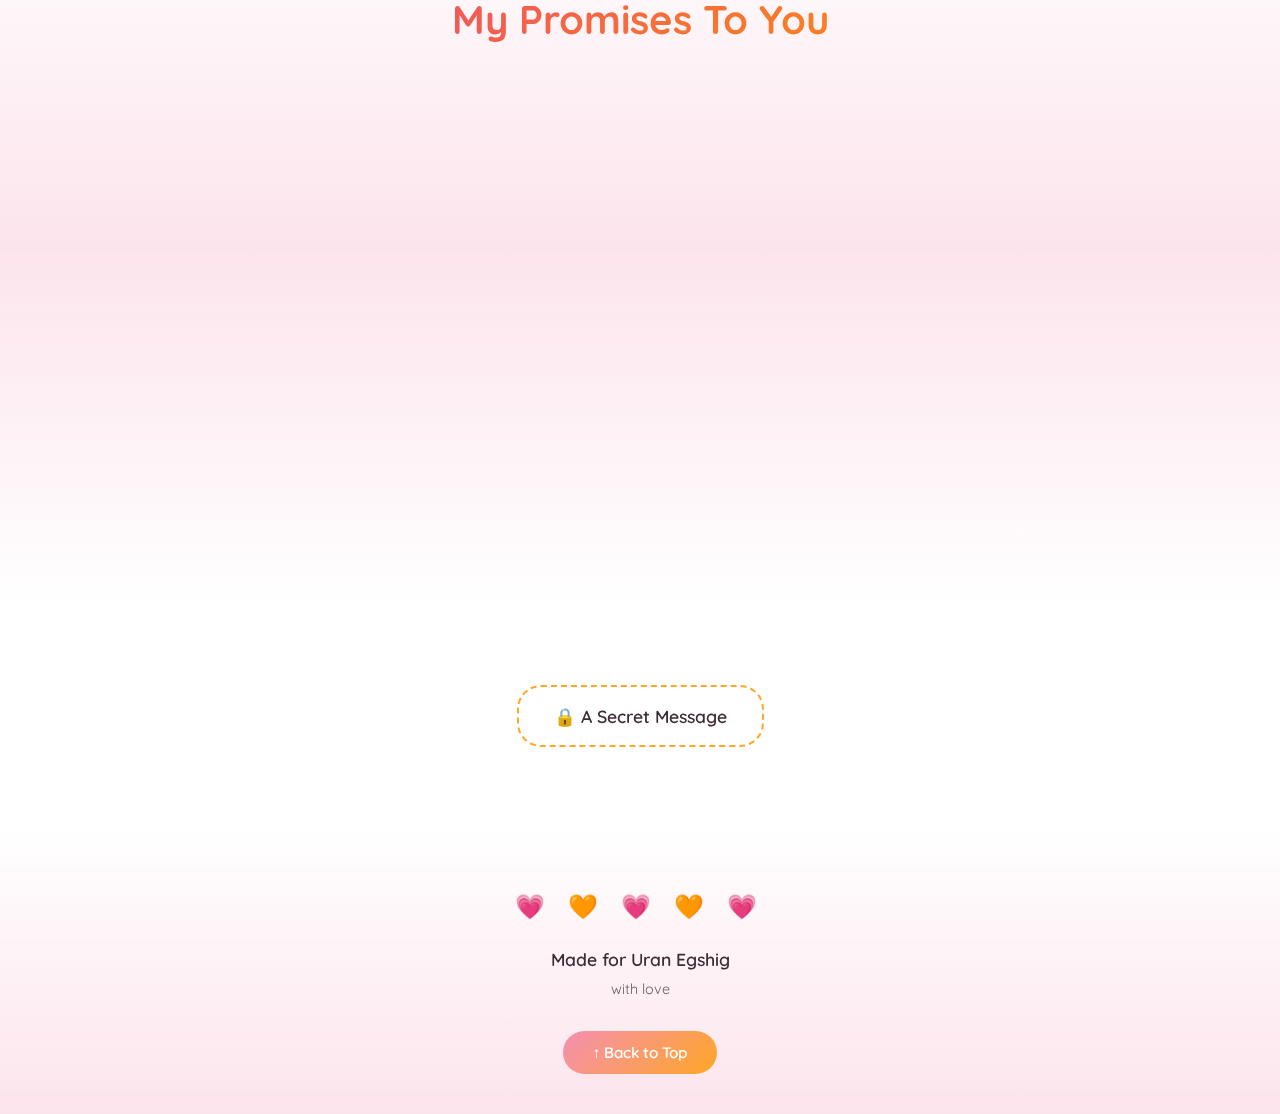
<file: index.html.html>
<!DOCTYPE html>
<html lang="en">
<head>
    <meta charset="UTF-8">
    <meta name="viewport" content="width=device-width, initial-scale=1.0">
    <title>For Uran Egshig</title>
    <link rel="stylesheet" href="styles.css">
    <link rel="preconnect" href="https://fonts.googleapis.com">
    <link rel="preconnect" href="https://fonts.gstatic.com" crossorigin>
    <link href="https://fonts.googleapis.com/css2?family=Quicksand:wght@400;500;600;700&display=swap" rel="stylesheet">
</head>
<body>

    <!-- Intro Screen -->
    <div class="intro-screen" id="introScreen">
        <div class="intro-content">
            <div class="intro-hearts">💗</div>
            <h1 class="intro-name">Uran Egshig</h1>
            <p class="intro-sub">something special is loading...</p>
            <div class="intro-loader"><div class="intro-loader-bar"></div></div>
        </div>
    </div>

    <!-- Confetti Canvas -->
    <canvas id="confettiCanvas"></canvas>

    <!-- Music Toggle -->
    <button class="music-btn" id="musicBtn" title="Toggle music">
        <span id="musicIcon">🎵</span>
    </button>
    <!-- Add your song URL to the src below -->
    <audio id="bgMusic" loop>
        <source src="" type="audio/mpeg">
    </audio>

    <!-- Konami Easter Egg -->
    <div class="konami-overlay" id="konamiOverlay">
        <div class="konami-content">
            <div class="konami-emoji">💗</div>
            <h2>You found the secret!</h2>
            <p>You're literally the cheat code to my happiness, Uran Egshig 🥺</p>
            <button class="konami-close" id="konamiClose">Close 💗</button>
        </div>
    </div>

    <div class="floating-bg" id="floatingBg" aria-hidden="true"></div>

    <!-- Hero -->
    <section class="hero" id="hero">
        <div class="hero-content">
            <h1 class="hero-title">Uran Egshig</h1>
            <p class="hero-subtitle" id="heroSubtitle"></p>
            <button class="btn-surprise" id="btnSurprise">
                <span>Open Surprise</span>
                <div class="sparkle-container" id="sparkleContainer"></div>
            </button>
        </div>
        <div class="scroll-hint">
            <span>scroll down</span>
            <div class="scroll-arrow">↓</div>
        </div>
    </section>

    <!-- Counter -->
    <section class="section counter-section" id="counter">
        <div class="container">
            <h2 class="section-title">Us, In Numbers</h2>
            <div class="counter-grid">
                <div class="counter-card">
                    <div class="counter-number" id="counterDays">0</div>
                    <div class="counter-label">Days</div>
                </div>
                <div class="counter-card">
                    <div class="counter-number" id="counterHours">0</div>
                    <div class="counter-label">Hours</div>
                </div>
                <div class="counter-card">
                    <div class="counter-number" id="counterMinutes">0</div>
                    <div class="counter-label">Minutes</div>
                </div>
                <div class="counter-card">
                    <div class="counter-number" id="counterSeconds">0</div>
                    <div class="counter-label">Seconds</div>
                </div>
            </div>
            <p class="counter-caption">...and every second is my favorite 💗</p>
        </div>
    </section>

    <!-- Surprise -->
    <section class="section surprise-section" id="surprise">
        <div class="container">
            <div class="surprise-card" id="surpriseCard">
                <p class="surprise-text">Every moment with you feels like a dream I never want to wake up from. 💗</p>
            </div>
        </div>
    </section>

    <!-- Reasons I Like You -->
    <section class="section reasons-section" id="reasons">
        <div class="container">
            <h2 class="section-title">Reasons I Like You</h2>
            <p class="section-subtitle">Tap each card to reveal</p>
            <div class="reasons-grid" id="reasonsGrid"></div>
        </div>
    </section>

    <!-- Things You Love -->
    <section class="section favorites-section" id="favorites">
        <div class="container">
            <h2 class="section-title">Things You Love</h2>
            <p class="section-subtitle">Tap one to explore</p>
            <div class="favorites-grid">
                <button class="fav-card" data-fav="oreos">
                    <div class="fav-icon">🍪</div>
                    <div class="fav-name">Oreos</div>
                    <div class="fav-hint">tap to enter</div>
                </button>
                <button class="fav-card" data-fav="pink">
                    <div class="fav-icon">💗</div>
                    <div class="fav-name">Pink</div>
                    <div class="fav-hint">tap to enter</div>
                </button>
                <button class="fav-card" data-fav="minecraft">
                    <div class="fav-icon">⛏️</div>
                    <div class="fav-name">Minecraft</div>
                    <div class="fav-hint">tap to enter</div>
                </button>
                <button class="fav-card" data-fav="roblox">
                    <div class="fav-icon">🎮</div>
                    <div class="fav-name">Roblox</div>
                    <div class="fav-hint">tap to enter</div>
                </button>
                <button class="fav-card" data-fav="demonslayer">
                    <div class="fav-icon">🌸</div>
                    <div class="fav-name">Demon Slayer</div>
                    <div class="fav-hint">tap to enter</div>
                </button>
                <button class="fav-card" data-fav="pinkbuldaak">
                    <div class="fav-icon">🍜</div>
                    <div class="fav-name">Pink Buldaak</div>
                    <div class="fav-hint">tap to enter</div>
                </button>
            </div>
        </div>
    </section>

    <!-- Favorite Detail Overlay -->
    <div class="fav-overlay" id="favOverlay">
        <div class="fav-detail" id="favDetail">
            <button class="fav-close" id="favClose">✕</button>
            <div class="fav-detail-bg" id="favDetailBg"></div>
            <div class="fav-detail-content">
                <div class="fav-detail-icon" id="favDetailIcon"></div>
                <h3 class="fav-detail-title" id="favDetailTitle"></h3>
                <p class="fav-detail-text" id="favDetailText"></p>
                <div class="fav-detail-extra" id="favDetailExtra"></div>
            </div>
        </div>
    </div>

    <!-- Minecraft Section -->
    <section class="section minecraft-section" id="minecraft">
        <div class="pixel-bg"></div>
        <div class="container">
            <div class="quote-card mc-quote">
                <div class="quote-icon">⛏️</div>
                <p class="quote-text">"If I built a world, it would always be peaceful — and you'd be there."</p>
                <div class="quote-tag">Minecraft</div>
            </div>
        </div>
    </section>

    <!-- Roblox Section -->
    <section class="section roblox-section" id="roblox">
        <div class="container">
            <div class="quote-card roblox-quote">
                <div class="quote-icon">🎮</div>
                <p class="quote-text">"Even with infinite respawns, I'd still choose you every time."</p>
                <div class="quote-tag">Roblox</div>
            </div>
            <div class="respawn-area" id="respawnArea"></div>
            <button class="btn-respawn" id="btnRespawn">Respawn Love</button>
        </div>
    </section>

    <!-- Demon Slayer Section -->
    <section class="section ds-section" id="demonslayer">
        <div class="ds-blossoms" id="dsBlossoms"></div>
        <div class="ds-glow" id="dsGlow"></div>
        <div class="container">
            <div class="quote-card ds-quote">
                <div class="quote-icon">🌸</div>
                <p class="quote-text">"Strength isn't always fighting. Sometimes it's caring."</p>
                <div class="quote-tag">Demon Slayer</div>
            </div>
            <button class="btn-protect" id="btnProtect">Protect Your Smile</button>
        </div>
    </section>

    <!-- Timeline -->
    <section class="section timeline-section" id="timeline">
        <div class="container">
            <h2 class="section-title">Our Story</h2>
            <p class="section-subtitle">Every chapter matters</p>
            <div class="timeline">
                <div class="timeline-item">
                    <div class="timeline-dot">💗</div>
                    <div class="timeline-card">
                        <div class="timeline-date">The Beginning</div>
                        <div class="timeline-text">The day I first talked to you 🥺</div>
                    </div>
                </div>
                <div class="timeline-item">
                    <div class="timeline-dot">😊</div>
                    <div class="timeline-card">
                        <div class="timeline-date">First Smile</div>
                        <div class="timeline-text">You made me smile for the first time like that</div>
                    </div>
                </div>
                <div class="timeline-item">
                    <div class="timeline-dot">🌙</div>
                    <div class="timeline-card">
                        <div class="timeline-date">Late Nights</div>
                        <div class="timeline-text">Our first late night conversation that lasted forever</div>
                    </div>
                </div>
                <div class="timeline-item">
                    <div class="timeline-dot">💑</div>
                    <div class="timeline-card">
                        <div class="timeline-date">Us</div>
                        <div class="timeline-text">The day you became mine 💗</div>
                    </div>
                </div>
                <div class="timeline-item">
                    <div class="timeline-dot">⭐</div>
                    <div class="timeline-card">
                        <div class="timeline-date">Right Now</div>
                        <div class="timeline-text">Still falling for you every single day</div>
                    </div>
                </div>
            </div>
        </div>
    </section>

    <!-- Love Letter -->
    <section class="section letter-section" id="letter">
        <div class="container">
            <h2 class="section-title">A Letter For You</h2>
            <div class="letter-card" id="letterCard">
                <div class="letter-text" id="letterText"></div>
                <span class="letter-cursor" id="letterCursor">|</span>
            </div>
        </div>
    </section>

    <!-- Quiz -->
    <section class="section quiz-section" id="quiz">
        <div class="container">
            <h2 class="section-title">How Well Do You Know Her?</h2>
            <p class="section-subtitle">Let's see 👀</p>
            <div class="quiz-card" id="quizCard">
                <div class="quiz-progress" id="quizProgress"></div>
                <div class="quiz-question" id="quizQuestion"></div>
                <div class="quiz-options" id="quizOptions"></div>
                <div class="quiz-feedback" id="quizFeedback"></div>
                <button class="quiz-next" id="quizNext" style="display:none">Next →</button>
            </div>
            <div class="quiz-result" id="quizResult" style="display:none">
                <div class="quiz-result-icon">🏆</div>
                <div class="quiz-result-text" id="quizResultText"></div>
                <button class="quiz-restart" id="quizRestart">Play Again</button>
            </div>
        </div>
    </section>

    <!-- Our Moments -->
    <section class="section moments-section" id="moments">
        <div class="container">
            <h2 class="section-title">Things I Love About Us</h2>
            <div class="moments-grid">
                <div class="moment-card">
                    <div class="moment-icon">💬</div>
                    <p>Our late night conversations</p>
                </div>
                <div class="moment-card">
                    <div class="moment-icon">😂</div>
                    <p>When we laugh at the same thing</p>
                </div>
                <div class="moment-card">
                    <div class="moment-icon">🌙</div>
                    <p>Saying goodnight</p>
                </div>
                <div class="moment-card">
                    <div class="moment-icon">☀️</div>
                    <p>Your good morning texts</p>
                </div>
            </div>
        </div>
    </section>

    <!-- Promise Section -->
    <section class="section promise-section" id="promise">
        <div class="container">
            <h2 class="section-title">My Promises To You</h2>
            <div class="promises-list">
                <div class="promise-item">
                    <div class="promise-check">✓</div>
                    <p>I'll always make you smile</p>
                </div>
                <div class="promise-item">
                    <div class="promise-check">✓</div>
                    <p>I'll listen when you need me</p>
                </div>
                <div class="promise-item">
                    <div class="promise-check">✓</div>
                    <p>I'll be your biggest supporter</p>
                </div>
                <div class="promise-item">
                    <div class="promise-check">✓</div>
                    <p>I'll share my Oreos with you</p>
                </div>
                <div class="promise-item">
                    <div class="promise-check">✓</div>
                    <p>I'll protect your heart</p>
                </div>
            </div>
        </div>
    </section>

    <!-- Secret Message -->
    <section class="section secret-section" id="secret">
        <div class="container">
            <div class="secret-box">
                <button class="secret-btn" id="secretBtn">
                    <span>🔒 A Secret Message</span>
                </button>
                <div class="secret-reveal" id="secretReveal">
                    <p>Uran Egshig, you're my favorite place to be. 💗</p>
                </div>
            </div>
        </div>
    </section>

    <!-- Footer -->
    <footer class="footer">
        <div class="footer-hearts">💗 🧡 💗 🧡 💗</div>
        <p>Made for Uran Egshig</p>
        <p class="footer-small">with love</p>
        <button class="btn-top" id="btnTop">↑ Back to Top</button>
    </footer>

    <script src="script.js"></script>
</body>
</html>
</file>
<file: styles.css>
:root {
    --pink-light: #fce4ec;
    --pink-soft: #f8bbd9;
    --pink-medium: #f48fb1;
    --pink-deep: #ec407a;
    --pink-glow: rgba(244, 143, 177, 0.5);
    --orange-light: #fff3e0;
    --orange-soft: #ffcc80;
    --orange-medium: #ffa726;
    --orange-deep: #ff9800;
    --orange-glow: rgba(255, 152, 0, 0.4);
    --cream: #fff8f0;
    --white: #ffffff;
    --oreo-dark: #2d2926;
    --text-dark: #3d2c35;
    --text-soft: #6d5c65;
    --shadow-soft: 0 4px 20px rgba(236, 64, 122, 0.15);
    --shadow-hover: 0 8px 30px rgba(236, 64, 122, 0.25);
    --shadow-orange: 0 4px 20px rgba(255, 152, 0, 0.2);
    --radius-sm: 8px;
    --radius-md: 16px;
    --radius-lg: 24px;
    --radius-full: 50px;
    --font-main: 'Quicksand', 'Segoe UI', Tahoma, sans-serif;
    --transition: 0.3s ease;
}

*, *::before, *::after { margin: 0; padding: 0; box-sizing: border-box; }
html { scroll-behavior: smooth; }

body {
    font-family: var(--font-main);
    background: linear-gradient(135deg, var(--pink-light) 0%, var(--cream) 30%, var(--orange-light) 70%, var(--pink-light) 100%);
    background-attachment: fixed;
    color: var(--text-dark);
    line-height: 1.6;
    overflow-x: hidden;
    min-height: 100vh;
}

/* ===== INTRO SCREEN ===== */
.intro-screen {
    position: fixed;
    top: 0; left: 0;
    width: 100%; height: 100%;
    background: linear-gradient(135deg, var(--pink-light), var(--cream), var(--orange-light));
    z-index: 9999;
    display: flex;
    align-items: center;
    justify-content: center;
    transition: opacity 0.8s ease;
}
.intro-screen.fade-out { opacity: 0; pointer-events: none; }
.intro-content { text-align: center; padding: 20px; }
.intro-hearts { font-size: 4rem; animation: introPulse 1s ease infinite; }
@keyframes introPulse { 0%, 100% { transform: scale(1); } 50% { transform: scale(1.2); } }
.intro-name {
    font-size: clamp(2rem, 8vw, 4rem);
    font-weight: 700;
    background: linear-gradient(135deg, var(--pink-deep), var(--orange-deep));
    -webkit-background-clip: text; -webkit-text-fill-color: transparent; background-clip: text;
    margin: 20px 0 10px;
}
.intro-sub { color: var(--text-soft); font-size: 1.1rem; margin-bottom: 30px; }
.intro-loader { width: 200px; height: 4px; background: var(--pink-light); border-radius: 2px; overflow: hidden; margin: 0 auto; }
.intro-loader-bar { height: 100%; background: linear-gradient(90deg, var(--pink-medium), var(--orange-medium)); border-radius: 2px; animation: loadBar 2.3s ease forwards; }
@keyframes loadBar { 0% { width: 0; } 100% { width: 100%; } }

/* ===== CONFETTI CANVAS ===== */
#confettiCanvas {
    position: fixed; top: 0; left: 0;
    width: 100%; height: 100%;
    pointer-events: none; z-index: 9997;
}

/* ===== CURSOR HEART TRAIL ===== */
.cursor-heart {
    position: fixed;
    pointer-events: none;
    font-size: 14px;
    z-index: 9998;
    animation: cursorFade 1s ease forwards;
    transform: translate(-50%, -50%);
    user-select: none;
}
@keyframes cursorFade {
    0% { opacity: 1; transform: translate(-50%, -50%) scale(1); }
    100% { opacity: 0; transform: translate(-50%, -200%) scale(0.3); }
}

/* ===== MUSIC BUTTON ===== */
.music-btn {
    position: fixed;
    bottom: 30px; right: 30px;
    width: 50px; height: 50px;
    background: linear-gradient(135deg, var(--pink-medium), var(--orange-medium));
    border: none; border-radius: 50%;
    font-size: 1.3rem; cursor: pointer;
    z-index: 500;
    box-shadow: var(--shadow-hover);
    transition: all var(--transition);
    display: flex; align-items: center; justify-content: center;df
}
.music-btn:hover { transform: scale(1.15); }

/* ===== KONAMI OVERLAY ===== */
.konami-overlay {
    position: fixed; top: 0; left: 0;
    width: 100%; height: 100%;
    background: rgba(0,0,0,0.75);
    z-index: 10000;
    display: flex; align-items: center; justify-content: center;
    opacity: 0; visibility: hidden;
    transition: all 0.4s ease; padding: 20px;
}
.konami-overlay.active { opacity: 1; visibility: visible; }
.konami-content {
    background: var(--white); border-radius: var(--radius-lg);
    padding: 50px 40px; text-align: center; max-width: 450px;
    animation: konamiPop 0.5s cubic-bezier(0.34, 1.56, 0.64, 1);
}
@keyframes konamiPop { 0% { transform: scale(0.5); opacity: 0; } 100% { transform: scale(1); opacity: 1; } }
.konami-emoji { font-size: 5rem; margin-bottom: 20px; animation: introPulse 1s ease infinite; }
.konami-content h2 {
    font-size: 1.8rem; font-weight: 700;
    background: linear-gradient(135deg, var(--pink-deep), var(--orange-deep));
    -webkit-background-clip: text; -webkit-text-fill-color: transparent; background-clip: text;
    margin-bottom: 15px;
}
.konami-content p { color: var(--text-dark); font-size: 1.1rem; line-height: 1.8; margin-bottom: 30px; }
.konami-close {
    padding: 12px 30px;
    background: linear-gradient(135deg, var(--pink-medium), var(--orange-deep));
    color: var(--white); border: none; border-radius: var(--radius-full);
    font-family: var(--font-main); font-size: 1rem; font-weight: 600;
    cursor: pointer; transition: all var(--transition);
}
.konami-close:hover { transform: translateY(-2px); }

/* ===== FLOATING BACKGROUND ===== */
.floating-bg { position: fixed; top: 0; left: 0; width: 100%; height: 100%; pointer-events: none; z-index: 0; overflow: hidden; }
.float-item { position: absolute; opacity: 0.25; animation: floatUp 18s linear infinite; }
.float-heart { color: var(--pink-medium); font-size: 16px; }
.float-heart-orange { color: var(--orange-medium); font-size: 14px; }
.float-oreo { width: 12px; height: 12px; background: var(--oreo-dark); border-radius: 50%; }
.float-petal { width: 10px; height: 14px; background: var(--pink-soft); border-radius: 50% 0 50% 50%; transform: rotate(-45deg); }

@keyframes floatUp {
    0% { transform: translateY(100vh) rotate(0deg); opacity: 0; }
    10% { opacity: 0.25; }
    90% { opacity: 0.25; }
    100% { transform: translateY(-100px) rotate(360deg); opacity: 0; }
}

.container { max-width: 900px; margin: 0 auto; padding: 0 20px; }
.section { padding: 100px 0; position: relative; z-index: 1; }
.section-title { font-size: clamp(1.8rem, 5vw, 2.5rem); font-weight: 700; text-align: center; margin-bottom: 10px; background: linear-gradient(135deg, var(--pink-deep), var(--orange-deep)); -webkit-background-clip: text; -webkit-text-fill-color: transparent; background-clip: text; }
.section-subtitle { text-align: center; color: var(--text-soft); margin-bottom: 40px; font-size: 1.1rem; }

/* ===== HERO ===== */
.hero { min-height: 100vh; display: flex; flex-direction: column; align-items: center; justify-content: center; text-align: center; position: relative; z-index: 1; }
.hero-content { padding: 40px 20px; }
.hero-title { font-size: clamp(2.5rem, 10vw, 5rem); font-weight: 700; background: linear-gradient(135deg, var(--pink-deep), var(--orange-deep)); -webkit-background-clip: text; -webkit-text-fill-color: transparent; background-clip: text; margin-bottom: 15px; }
.hero-subtitle { font-size: clamp(1rem, 3vw, 1.4rem); color: var(--text-soft); margin-bottom: 40px; min-height: 2em; }

.btn-surprise {
    position: relative; padding: 18px 45px; font-family: var(--font-main); font-size: 1.1rem; font-weight: 600;
    color: var(--white); background: linear-gradient(135deg, var(--pink-medium), var(--orange-deep));
    border: none; border-radius: var(--radius-full); cursor: pointer;
    box-shadow: 0 4px 25px rgba(255, 152, 0, 0.3); transition: all var(--transition);
}
.btn-surprise:hover { transform: translateY(-3px) scale(1.02); box-shadow: 0 8px 35px rgba(255, 152, 0, 0.4); }

.scroll-hint { position: absolute; bottom: 40px; display: flex; flex-direction: column; align-items: center; gap: 8px; color: var(--text-soft); font-size: 0.85rem; animation: bounce 2s infinite; }
.scroll-arrow { font-size: 1.2rem; }
@keyframes bounce { 0%, 100% { transform: translateY(0); } 50% { transform: translateY(8px); } }

.sparkle-container { position: absolute; top: 50%; left: 50%; transform: translate(-50%, -50%); pointer-events: none; width: 200px; height: 200px; }
.sparkle { position: absolute; width: 8px; height: 8px; background: var(--white); border-radius: 50%; animation: sparkleAnim 0.8s ease-out forwards; }
@keyframes sparkleAnim { 0% { transform: scale(0) translate(0, 0); opacity: 1; } 100% { transform: scale(1) translate(var(--tx), var(--ty)); opacity: 0; } }

/* ===== COUNTER ===== */
.counter-section { background: linear-gradient(180deg, transparent, var(--pink-light), transparent); }
.counter-grid { display: grid; grid-template-columns: repeat(4, 1fr); gap: 20px; max-width: 700px; margin: 0 auto 30px; }
.counter-card { background: var(--white); padding: 30px 15px; border-radius: var(--radius-lg); text-align: center; box-shadow: var(--shadow-soft); border-top: 3px solid var(--pink-medium); transition: all var(--transition); }
.counter-card:hover { transform: translateY(-4px); box-shadow: var(--shadow-hover); }
.counter-number { font-size: clamp(1.8rem, 5vw, 3rem); font-weight: 700; background: linear-gradient(135deg, var(--pink-deep), var(--orange-deep)); -webkit-background-clip: text; -webkit-text-fill-color: transparent; background-clip: text; }
.counter-label { font-size: 0.8rem; color: var(--text-soft); font-weight: 600; text-transform: uppercase; letter-spacing: 1px; margin-top: 5px; }
.counter-caption { text-align: center; color: var(--text-soft); font-size: 1.1rem; font-style: italic; }

/* ===== SURPRISE ===== */
.surprise-section { padding: 60px 0; }
.surprise-card {
    max-width: 500px; margin: 0 auto; background: var(--white); padding: 50px 40px;
    border-radius: var(--radius-lg); box-shadow: var(--shadow-hover); text-align: center;
    border-left: 4px solid var(--orange-medium);
    opacity: 0; transform: translateY(30px) scale(0.9); transition: all 0.6s ease;
}
.surprise-card.revealed { opacity: 1; transform: translateY(0) scale(1); }
.surprise-text { font-size: 1.3rem; color: var(--text-dark); line-height: 1.8; }

/* ===== REASONS ===== */
.reasons-grid { display: grid; grid-template-columns: repeat(auto-fill, minmax(140px, 1fr)); gap: 16px; }
.flip-card { height: 120px; perspective: 1000px; cursor: pointer; -webkit-tap-highlight-color: transparent; }
.flip-card-inner { width: 100%; height: 100%; position: relative; transition: transform 0.6s; transform-style: preserve-3d; }
.flip-card.flipped .flip-card-inner { transform: rotateY(180deg); }
.flip-card-front, .flip-card-back {
    position: absolute; width: 100%; height: 100%; backface-visibility: hidden; -webkit-backface-visibility: hidden;
    border-radius: var(--radius-md); display: flex; align-items: center; justify-content: center; padding: 15px; text-align: center;
}
.flip-card-front { background: linear-gradient(135deg, var(--pink-soft), var(--orange-soft)); color: var(--white); font-size: 2rem; font-weight: 700; box-shadow: var(--shadow-soft); }
.flip-card-back { background: var(--white); color: var(--text-dark); font-size: 0.85rem; font-weight: 500; transform: rotateY(180deg); box-shadow: var(--shadow-soft); line-height: 1.4; border: 2px solid var(--orange-soft); }

/* ===== FAVORITES ===== */
.favorites-grid { display: grid; grid-template-columns: repeat(auto-fit, minmax(150px, 1fr)); gap: 20px; max-width: 700px; margin: 0 auto; }
.fav-card {
    background: var(--white); border: 2px solid transparent; border-radius: var(--radius-lg); padding: 30px 20px;
    cursor: pointer; transition: all 0.4s ease; box-shadow: var(--shadow-soft); font-family: var(--font-main);
    display: flex; flex-direction: column; align-items: center; gap: 10px;
}
.fav-card:hover, .fav-card:active { transform: translateY(-8px) scale(1.02); box-shadow: var(--shadow-hover); border-color: var(--orange-medium); }
.fav-icon { font-size: 3rem; }
.fav-name { font-size: 1.1rem; font-weight: 700; color: var(--text-dark); }
.fav-hint { font-size: 0.75rem; color: var(--orange-medium); font-weight: 600; }

/* ===== FAVORITE DETAIL OVERLAY ===== */
.fav-overlay { position: fixed; top: 0; left: 0; width: 100%; height: 100%; background: rgba(0, 0, 0, 0.6); z-index: 1000; display: flex; align-items: center; justify-content: center; opacity: 0; visibility: hidden; transition: all 0.4s ease; padding: 20px; }
.fav-overlay.active { opacity: 1; visibility: visible; }
.fav-detail { background: var(--white); border-radius: var(--radius-lg); width: 100%; max-width: 500px; max-height: 85vh; overflow: hidden; position: relative; transform: scale(0.8) translateY(50px); transition: all 0.5s cubic-bezier(0.34, 1.56, 0.64, 1); }
.fav-overlay.active .fav-detail { transform: scale(1) translateY(0); }
.fav-close { position: absolute; top: 15px; right: 15px; width: 40px; height: 40px; background: var(--white); border: none; border-radius: 50%; font-size: 1.2rem; cursor: pointer; z-index: 10; box-shadow: var(--shadow-soft); transition: all var(--transition); }
.fav-close:hover { transform: rotate(90deg); background: var(--orange-soft); }
.fav-detail-bg { position: absolute; top: 0; left: 0; width: 100%; height: 100%; overflow: hidden; opacity: 0.15; pointer-events: none; }
.fav-detail-bg .bg-item { position: absolute; animation: floatAround 6s ease-in-out infinite; }
@keyframes floatAround { 0%, 100% { transform: translate(0, 0) rotate(0deg); } 50% { transform: translate(-5px, -25px) rotate(-5deg); } }
.fav-detail-content { position: relative; z-index: 5; padding: 50px 30px 40px; text-align: center; }
.fav-detail-icon { font-size: 5rem; margin-bottom: 20px; }
.fav-detail-title { font-size: 2rem; font-weight: 700; background: linear-gradient(135deg, var(--pink-deep), var(--orange-deep)); -webkit-background-clip: text; -webkit-text-fill-color: transparent; background-clip: text; margin-bottom: 20px; }
.fav-detail-text { font-size: 1.1rem; color: var(--text-dark); line-height: 1.8; margin-bottom: 30px; }
.fav-detail-extra { padding: 20px; background: linear-gradient(135deg, var(--pink-light), var(--orange-light)); border-radius: var(--radius-md); font-size: 1rem; color: var(--text-dark); font-weight: 500; }

/* ===== QUOTE CARDS ===== */
.quote-card {
    background: var(--white); padding: 50px 40px; border-radius: var(--radius-lg);
    box-shadow: var(--shadow-hover); text-align: center; max-width: 550px; margin: 0 auto;
    position: relative; overflow: hidden;
}
.quote-card::before { content: ''; position: absolute; top: 0; left: 0; width: 100%; height: 4px; background: linear-gradient(90deg, var(--pink-medium), var(--orange-medium)); }
.quote-icon { font-size: 3rem; margin-bottom: 20px; }
.quote-text { font-size: 1.4rem; font-weight: 500; color: var(--text-dark); line-height: 1.8; font-style: italic; }
.quote-tag { display: inline-block; margin-top: 25px; padding: 8px 20px; background: linear-gradient(135deg, var(--pink-soft), var(--orange-soft)); border-radius: var(--radius-full); font-size: 0.85rem; font-weight: 600; color: var(--text-dark); }

/* ===== MINECRAFT ===== */
.minecraft-section { background: linear-gradient(180deg, transparent, rgba(139, 195, 74, 0.08), transparent); position: relative; }
.pixel-bg { position: absolute; top: 0; left: 0; width: 100%; height: 100%; background-image: linear-gradient(rgba(139, 195, 74, 0.05) 1px, transparent 1px), linear-gradient(90deg, rgba(139, 195, 74, 0.05) 1px, transparent 1px); background-size: 20px 20px; pointer-events: none; }

/* ===== ROBLOX ===== */
.roblox-section { background: linear-gradient(180deg, transparent, rgba(255, 152, 0, 0.05), transparent); }
.respawn-area { position: relative; height: 180px; margin: 40px 0 30px; overflow: hidden; }
.love-spawn { position: absolute; padding: 10px 18px; background: var(--white); border-radius: var(--radius-full); font-size: 0.9rem; font-weight: 600; color: var(--orange-deep); box-shadow: var(--shadow-orange); animation: spawnFloat 2s ease-out forwards; white-space: nowrap; border: 2px solid var(--orange-soft); }
@keyframes spawnFloat { 0% { transform: translateY(0) scale(0.5); opacity: 0; } 20% { transform: translateY(-20px) scale(1); opacity: 1; } 100% { transform: translateY(-160px) scale(0.8); opacity: 0; } }
.btn-respawn { display: block; margin: 0 auto; padding: 16px 40px; font-family: var(--font-main); font-size: 1.1rem; font-weight: 600; color: var(--white); background: linear-gradient(135deg, var(--orange-medium), var(--orange-deep)); border: none; border-radius: var(--radius-full); cursor: pointer; box-shadow: var(--shadow-orange); transition: all var(--transition); }
.btn-respawn:hover { transform: translateY(-3px); box-shadow: 0 8px 30px rgba(255, 152, 0, 0.4); }

/* ===== DEMON SLAYER ===== */
.ds-section { position: relative; overflow: hidden; background: linear-gradient(180deg, transparent, rgba(244, 143, 177, 0.1), transparent); }
.ds-blossoms { position: absolute; top: 0; left: 0; width: 100%; height: 100%; pointer-events: none; opacity: 0.3; transition: opacity 0.5s ease; }
.ds-section:hover .ds-blossoms { opacity: 0.6; }
.ds-petal { position: absolute; width: 12px; height: 16px; background: var(--pink-medium); border-radius: 50% 0 50% 50%; animation: dsFall 8s linear infinite; }
@keyframes dsFall { 0% { transform: translateY(-20px) rotate(0deg); opacity: 0; } 10% { opacity: 1; } 90% { opacity: 1; } 100% { transform: translateY(100vh) rotate(720deg); opacity: 0; } }
.ds-glow { position: fixed; top: 0; left: 0; width: 100%; height: 100%; background: radial-gradient(circle at center, var(--pink-glow), transparent 60%); opacity: 0; pointer-events: none; z-index: 100; }
.ds-glow.active { animation: glowPulse 1.5s ease-out; }
@keyframes glowPulse { 0% { opacity: 0; } 30% { opacity: 0.4; } 100% { opacity: 0; } }
.btn-protect { display: block; margin: 50px auto 0; padding: 16px 40px; font-family: var(--font-main); font-size: 1.1rem; font-weight: 600; color: var(--white); background: linear-gradient(135deg, var(--pink-medium), var(--pink-deep)); border: none; border-radius: var(--radius-full); cursor: pointer; box-shadow: var(--shadow-soft); transition: all var(--transition); }
.btn-protect:hover { transform: translateY(-3px); box-shadow: var(--shadow-hover); }

/* ===== TIMELINE ===== */
.timeline-section { background: linear-gradient(180deg, transparent, var(--cream), transparent); }
.timeline { position: relative; max-width: 650px; margin: 0 auto; }
.timeline::before { content: ''; position: absolute; left: 50%; top: 0; bottom: 0; width: 2px; background: linear-gradient(180deg, var(--pink-medium), var(--orange-medium)); transform: translateX(-50%); }
.timeline-item { display: flex; align-items: center; margin-bottom: 40px; position: relative; }
.timeline-item:nth-child(odd) { flex-direction: row-reverse; }
.timeline-dot { width: 52px; height: 52px; background: var(--white); border: 3px solid var(--pink-medium); border-radius: 50%; display: flex; align-items: center; justify-content: center; font-size: 1.3rem; flex-shrink: 0; position: relative; z-index: 2; box-shadow: var(--shadow-soft); }
.timeline-card { background: var(--white); padding: 20px 25px; border-radius: var(--radius-md); box-shadow: var(--shadow-soft); width: calc(50% - 45px); margin: 0 18px; border-left: 3px solid var(--orange-medium); transition: all var(--transition); }
.timeline-item:nth-child(odd) .timeline-card { border-left: none; border-right: 3px solid var(--pink-medium); }
.timeline-card:hover { transform: translateY(-3px); box-shadow: var(--shadow-hover); }
.timeline-date { font-size: 0.8rem; font-weight: 700; color: var(--orange-deep); text-transform: uppercase; letter-spacing: 1px; margin-bottom: 8px; }
.timeline-text { font-size: 1rem; color: var(--text-dark); }

/* ===== LOVE LETTER ===== */
.letter-section { background: linear-gradient(180deg, transparent, var(--orange-light), transparent); }
.letter-card {
    background: var(--white); border-radius: var(--radius-lg); padding: 50px 45px;
    max-width: 620px; margin: 0 auto; box-shadow: var(--shadow-hover);
    border-top: 4px solid var(--pink-medium); position: relative;
}
.letter-text { font-size: 1.1rem; color: var(--text-dark); line-height: 2.2; white-space: pre-wrap; }
.letter-cursor { display: inline-block; width: 2px; height: 1.2em; background: var(--pink-medium); margin-left: 2px; animation: blink 1s step-end infinite; vertical-align: text-bottom; }
@keyframes blink { 0%, 100% { opacity: 1; } 50% { opacity: 0; } }

/* ===== QUIZ ===== */
.quiz-section { background: linear-gradient(180deg, transparent, var(--pink-light), transparent); }
.quiz-card { background: var(--white); border-radius: var(--radius-lg); padding: 40px; max-width: 550px; margin: 0 auto; box-shadow: var(--shadow-hover); }
.quiz-progress { font-size: 0.85rem; color: var(--text-soft); margin-bottom: 15px; font-weight: 600; }
.quiz-question { font-size: 1.3rem; font-weight: 700; color: var(--text-dark); margin-bottom: 25px; }
.quiz-options { display: grid; grid-template-columns: 1fr 1fr; gap: 12px; margin-bottom: 20px; }
.quiz-option { padding: 15px; background: var(--pink-light); border: 2px solid transparent; border-radius: var(--radius-md); font-family: var(--font-main); font-size: 1rem; font-weight: 600; color: var(--text-dark); cursor: pointer; transition: all var(--transition); text-align: center; }
.quiz-option:hover { border-color: var(--pink-medium); transform: translateY(-2px); }
.quiz-option.correct { background: rgba(76, 175, 80, 0.15); border-color: #4caf50; color: #2e7d32; }
.quiz-option.wrong { background: rgba(244, 67, 54, 0.15); border-color: #f44336; color: #c62828; }
.quiz-feedback { text-align: center; font-size: 1rem; font-weight: 600; min-height: 28px; margin-bottom: 15px; }
.quiz-feedback.correct { color: #2e7d32; }
.quiz-feedback.wrong { color: #c62828; }
.quiz-next { display: block; margin: 0 auto; padding: 12px 30px; background: linear-gradient(135deg, var(--pink-medium), var(--orange-deep)); color: var(--white); border: none; border-radius: var(--radius-full); font-family: var(--font-main); font-size: 1rem; font-weight: 600; cursor: pointer; transition: all var(--transition); }
.quiz-next:hover { transform: translateY(-2px); box-shadow: var(--shadow-hover); }
.quiz-result { background: var(--white); border-radius: var(--radius-lg); padding: 50px 40px; max-width: 550px; margin: 0 auto; box-shadow: var(--shadow-hover); text-align: center; }
.quiz-result-icon { font-size: 4rem; margin-bottom: 20px; }
.quiz-result-text { font-size: 1.2rem; color: var(--text-dark); font-weight: 600; margin-bottom: 30px; line-height: 1.6; }
.quiz-restart { padding: 12px 30px; background: linear-gradient(135deg, var(--pink-medium), var(--orange-deep)); color: var(--white); border: none; border-radius: var(--radius-full); font-family: var(--font-main); font-size: 1rem; font-weight: 600; cursor: pointer; transition: all var(--transition); }
.quiz-restart:hover { transform: translateY(-2px); }

/* ===== MOMENTS ===== */
.moments-section { background: linear-gradient(180deg, transparent, var(--orange-light), transparent); }
.moments-grid { display: grid; grid-template-columns: repeat(auto-fit, minmax(160px, 1fr)); gap: 20px; }
.moment-card { background: var(--white); padding: 30px 20px; border-radius: var(--radius-lg); text-align: center; box-shadow: var(--shadow-soft); transition: all var(--transition); border-bottom: 3px solid var(--orange-medium); }
.moment-card:hover { transform: translateY(-5px); box-shadow: var(--shadow-hover); }
.moment-icon { font-size: 2.5rem; margin-bottom: 15px; }
.moment-card p { font-size: 1rem; color: var(--text-dark); font-weight: 500; }

/* ===== PROMISE ===== */
.promise-section { background: linear-gradient(180deg, transparent, var(--pink-light), transparent); }
.promises-list { max-width: 500px; margin: 0 auto; display: flex; flex-direction: column; gap: 16px; }
.promise-item { display: flex; align-items: center; gap: 16px; background: var(--white); padding: 20px 25px; border-radius: var(--radius-md); box-shadow: var(--shadow-soft); transition: all var(--transition); }
.promise-item:hover { transform: translateX(8px); box-shadow: var(--shadow-hover); }
.promise-check { width: 36px; height: 36px; background: linear-gradient(135deg, var(--pink-medium), var(--orange-medium)); border-radius: 50%; display: flex; align-items: center; justify-content: center; color: var(--white); font-weight: 700; flex-shrink: 0; }
.promise-item p { font-size: 1.05rem; color: var(--text-dark); font-weight: 500; }

/* ===== SECRET ===== */
.secret-section { padding: 80px 0; }
.secret-box { text-align: center; }
.secret-btn { padding: 18px 35px; font-family: var(--font-main); font-size: 1.1rem; font-weight: 600; color: var(--text-dark); background: var(--white); border: 2px dashed var(--orange-medium); border-radius: var(--radius-lg); cursor: pointer; transition: all var(--transition); }
.secret-btn:hover { background: var(--orange-light); border-style: solid; }
.secret-btn.hidden { display: none; }
.secret-reveal { display: none; background: linear-gradient(135deg, var(--pink-light), var(--orange-light)); padding: 40px; border-radius: var(--radius-lg); box-shadow: var(--shadow-hover); animation: revealPop 0.5s ease; }
.secret-reveal.visible { display: block; }
@keyframes revealPop { 0% { transform: scale(0.8); opacity: 0; } 100% { transform: scale(1); opacity: 1; } }
.secret-reveal p { font-size: 1.4rem; font-weight: 600; color: var(--text-dark); }

/* ===== FOOTER ===== */
.footer { text-align: center; padding: 60px 20px 40px; background: linear-gradient(180deg, transparent, var(--pink-light)); position: relative; z-index: 1; }
.footer-hearts { font-size: 1.5rem; margin-bottom: 20px; letter-spacing: 8px; }
.footer p { color: var(--text-dark); font-size: 1.1rem; font-weight: 600; }
.footer-small { font-size: 0.9rem !important; color: var(--text-soft) !important; font-weight: 400 !important; margin-top: 5px; }
.btn-top { margin-top: 30px; padding: 12px 30px; font-family: var(--font-main); font-size: 0.95rem; font-weight: 600; color: var(--white); background: linear-gradient(135deg, var(--pink-medium), var(--orange-medium)); border: none; border-radius: var(--radius-full); cursor: pointer; transition: all var(--transition); }
.btn-top:hover { transform: translateY(-3px); box-shadow: var(--shadow-hover); }

/* ===== RESPONSIVE ===== */
@media (max-width: 600px) {
    .section { padding: 70px 0; }
    .counter-grid { grid-template-columns: repeat(2, 1fr); }
    .reasons-grid { grid-template-columns: repeat(2, 1fr); gap: 12px; }
    .flip-card { height: 100px; }
    .flip-card-back { font-size: 0.75rem; }
    .favorites-grid { grid-template-columns: repeat(2, 1fr); gap: 15px; }
    .fav-card { padding: 20px 15px; }
    .fav-icon { font-size: 2.2rem; }
    .quote-card { padding: 35px 25px; }
    .quote-text { font-size: 1.15rem; }
    .moments-grid { grid-template-columns: repeat(2, 1fr); gap: 15px; }
    .moment-card { padding: 20px 15px; }
    .timeline::before { left: 25px; }
    .timeline-item, .timeline-item:nth-child(odd) { flex-direction: row; }
    .timeline-card { width: calc(100% - 80px); margin-left: 15px; border-left: 3px solid var(--orange-medium) !important; border-right: none !important; }
    .letter-card { padding: 30px 20px; }
    .letter-text { font-size: 1rem; }
    .quiz-options { grid-template-columns: 1fr; }
    .music-btn { bottom: 20px; right: 20px; width: 44px; height: 44px; }
}

@media (prefers-reduced-motion: reduce) {
    *, *::before, *::after { animation-duration: 0.01ms !important; animation-iteration-count: 1 !important; transition-duration: 0.01ms !important; }
    html { scroll-behavior: auto; }
}

/* ===== PASSWORD OVERLAY ===== */
.password-overlay {
    position: fixed;
    top: 0; left: 0;
    width: 100%; height: 100%;
    background: linear-gradient(135deg, var(--pink-light), var(--cream), var(--orange-light));
    z-index: 99999;
    display: flex;
    align-items: center;
    justify-content: center;
    transition: opacity 0.8s ease;
}
.password-overlay.fade-out { opacity: 0; pointer-events: none; }
.password-overlay.hidden { display: none; }
.password-box {
    background: var(--white);
    border-radius: var(--radius-lg);
    padding: 50px 40px;
    text-align: center;
    box-shadow: 0 8px 40px rgba(236, 64, 122, 0.2);
    max-width: 380px;
    width: 90%;
}
.password-heart { font-size: 4rem; margin-bottom: 15px; animation: introPulse 1s ease infinite; }
.password-title {
    font-size: 1.6rem; font-weight: 700;
    background: linear-gradient(135deg, var(--pink-deep), var(--orange-deep));
    -webkit-background-clip: text; -webkit-text-fill-color: transparent; background-clip: text;
    margin-bottom: 25px;
}
.password-input {
    width: 100%; padding: 14px 18px;
    border: 2px solid var(--pink-soft);
    border-radius: var(--radius-full);
    font-family: var(--font-main);
    font-size: 1rem; font-weight: 600;
    color: var(--text-dark); text-align: center;
    outline: none; transition: border-color var(--transition);
    margin-bottom: 16px; display: block;
    min-height: 44px; box-sizing: border-box;
}
.password-input:focus { border-color: var(--pink-medium); }
.password-btn {
    width: 100%; padding: 14px;
    background: linear-gradient(135deg, var(--pink-medium), var(--orange-deep));
    color: var(--white); border: none; border-radius: var(--radius-full);
    font-family: var(--font-main); font-size: 1rem; font-weight: 700;
    cursor: pointer; transition: all var(--transition); min-height: 44px;
}
.password-btn:hover { transform: translateY(-2px); box-shadow: 0 6px 20px rgba(236, 64, 122, 0.3); }
.password-error {
    margin-top: 14px; font-size: 0.9rem;
    color: var(--pink-deep); font-weight: 600;
    opacity: 0; transition: opacity 0.3s ease; min-height: 22px;
}
.password-error.visible { opacity: 1; }
@keyframes pwShake {
    0%, 100% { transform: translateX(0); }
    20% { transform: translateX(-8px); }
    40% { transform: translateX(8px); }
    60% { transform: translateX(-6px); }
    80% { transform: translateX(6px); }
}
.password-box.shake { animation: pwShake 0.5s ease; }

/* ===== ADDITIONAL MOBILE TWEAKS ===== */
@media (max-width: 480px) {
    .surprise-card { padding: 30px 20px; }
    .fav-detail-content { padding: 45px 18px 28px; }
    .fav-detail-text { font-size: 1rem; }
    .quiz-card { padding: 24px 18px; }
    .quiz-question { font-size: 1.1rem; }
    .quiz-result { padding: 35px 20px; }
    .promise-item { padding: 15px 16px; }
    .timeline-card { padding: 14px 16px; }
    .letter-card { padding: 28px 18px; }
    .counter-card { padding: 22px 10px; }
    .section { padding: 60px 0; }
    .favorites-grid { grid-template-columns: repeat(2, 1fr); }
    .btn-surprise, .btn-respawn, .btn-protect,
    .secret-btn, .btn-top, .konami-close,
    .quiz-next, .quiz-restart, .quiz-option { min-height: 44px; }
    .section-subtitle { font-size: 0.95rem; margin-bottom: 28px; }
    .footer-hearts { font-size: 1.2rem; letter-spacing: 5px; }
    .konami-content { padding: 35px 24px; }
    .konami-content h2 { font-size: 1.5rem; }
    .password-box { padding: 40px 24px; }
}
</file>
